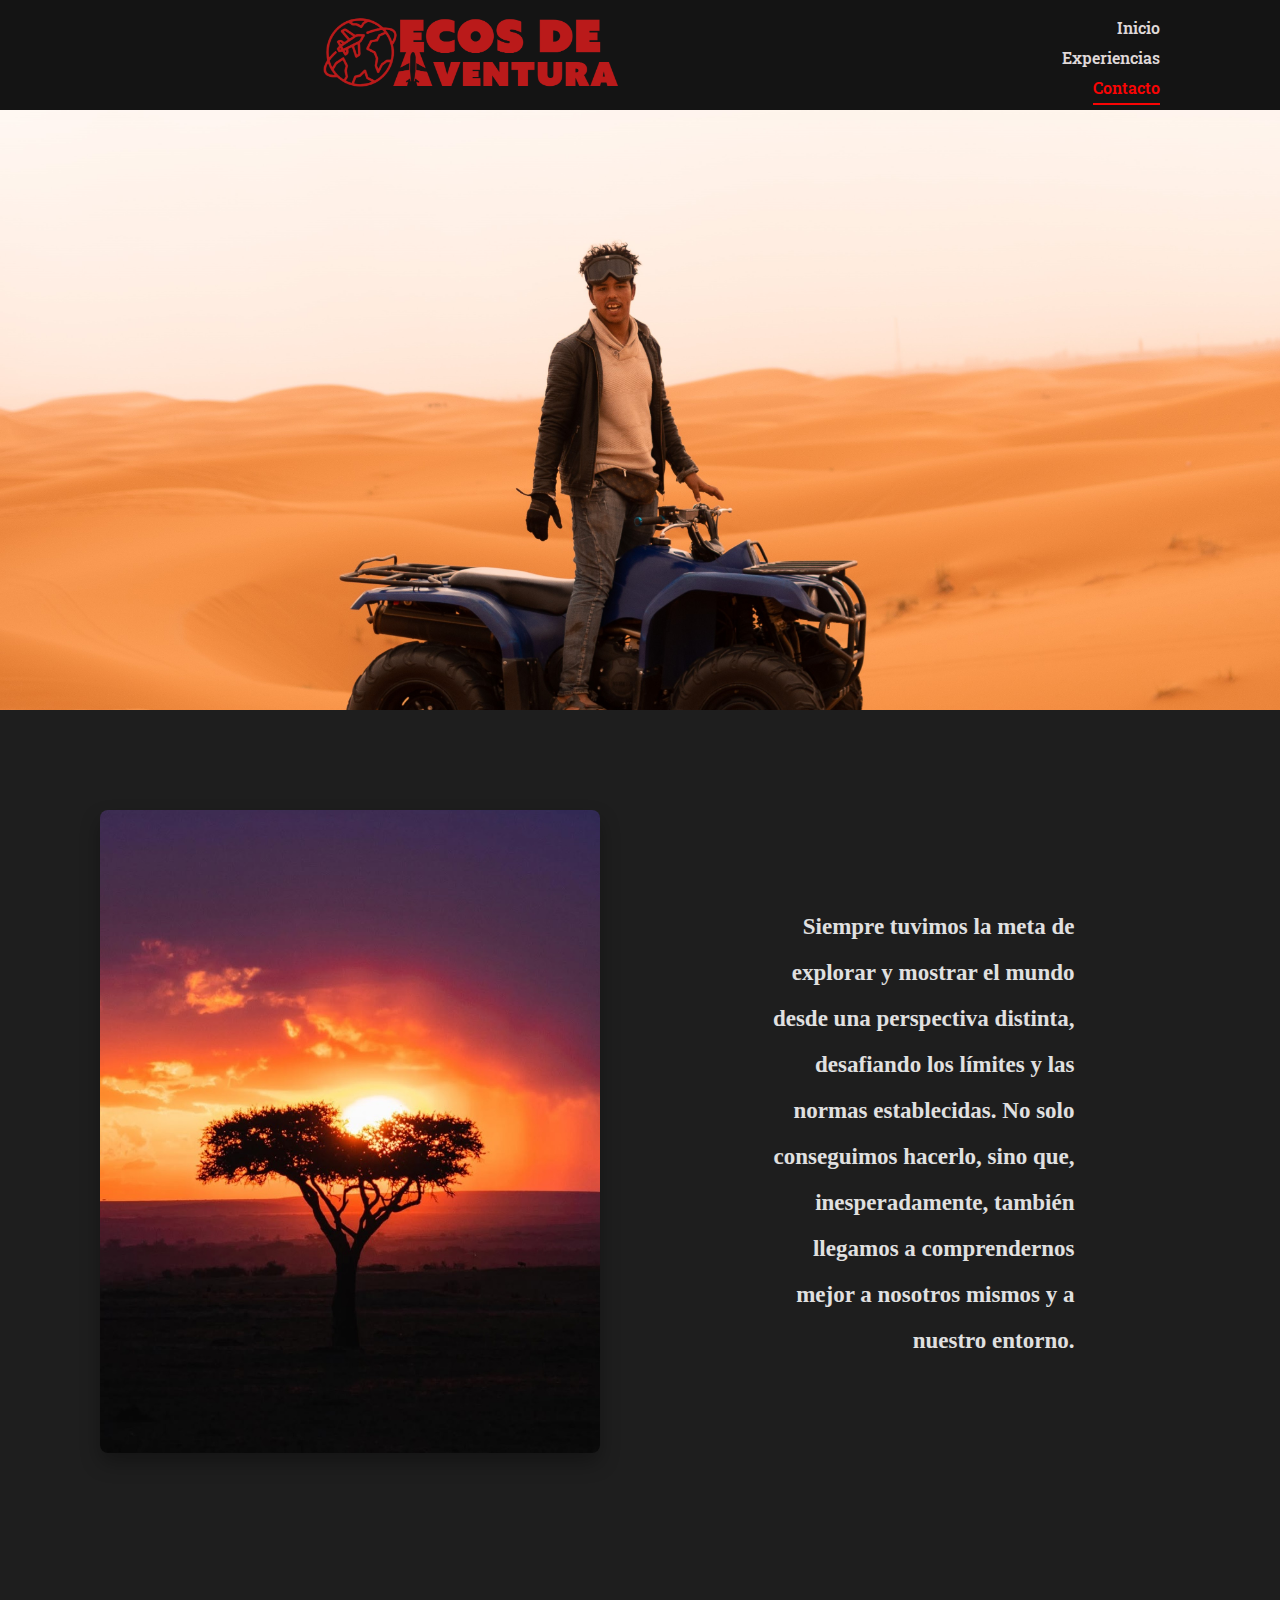
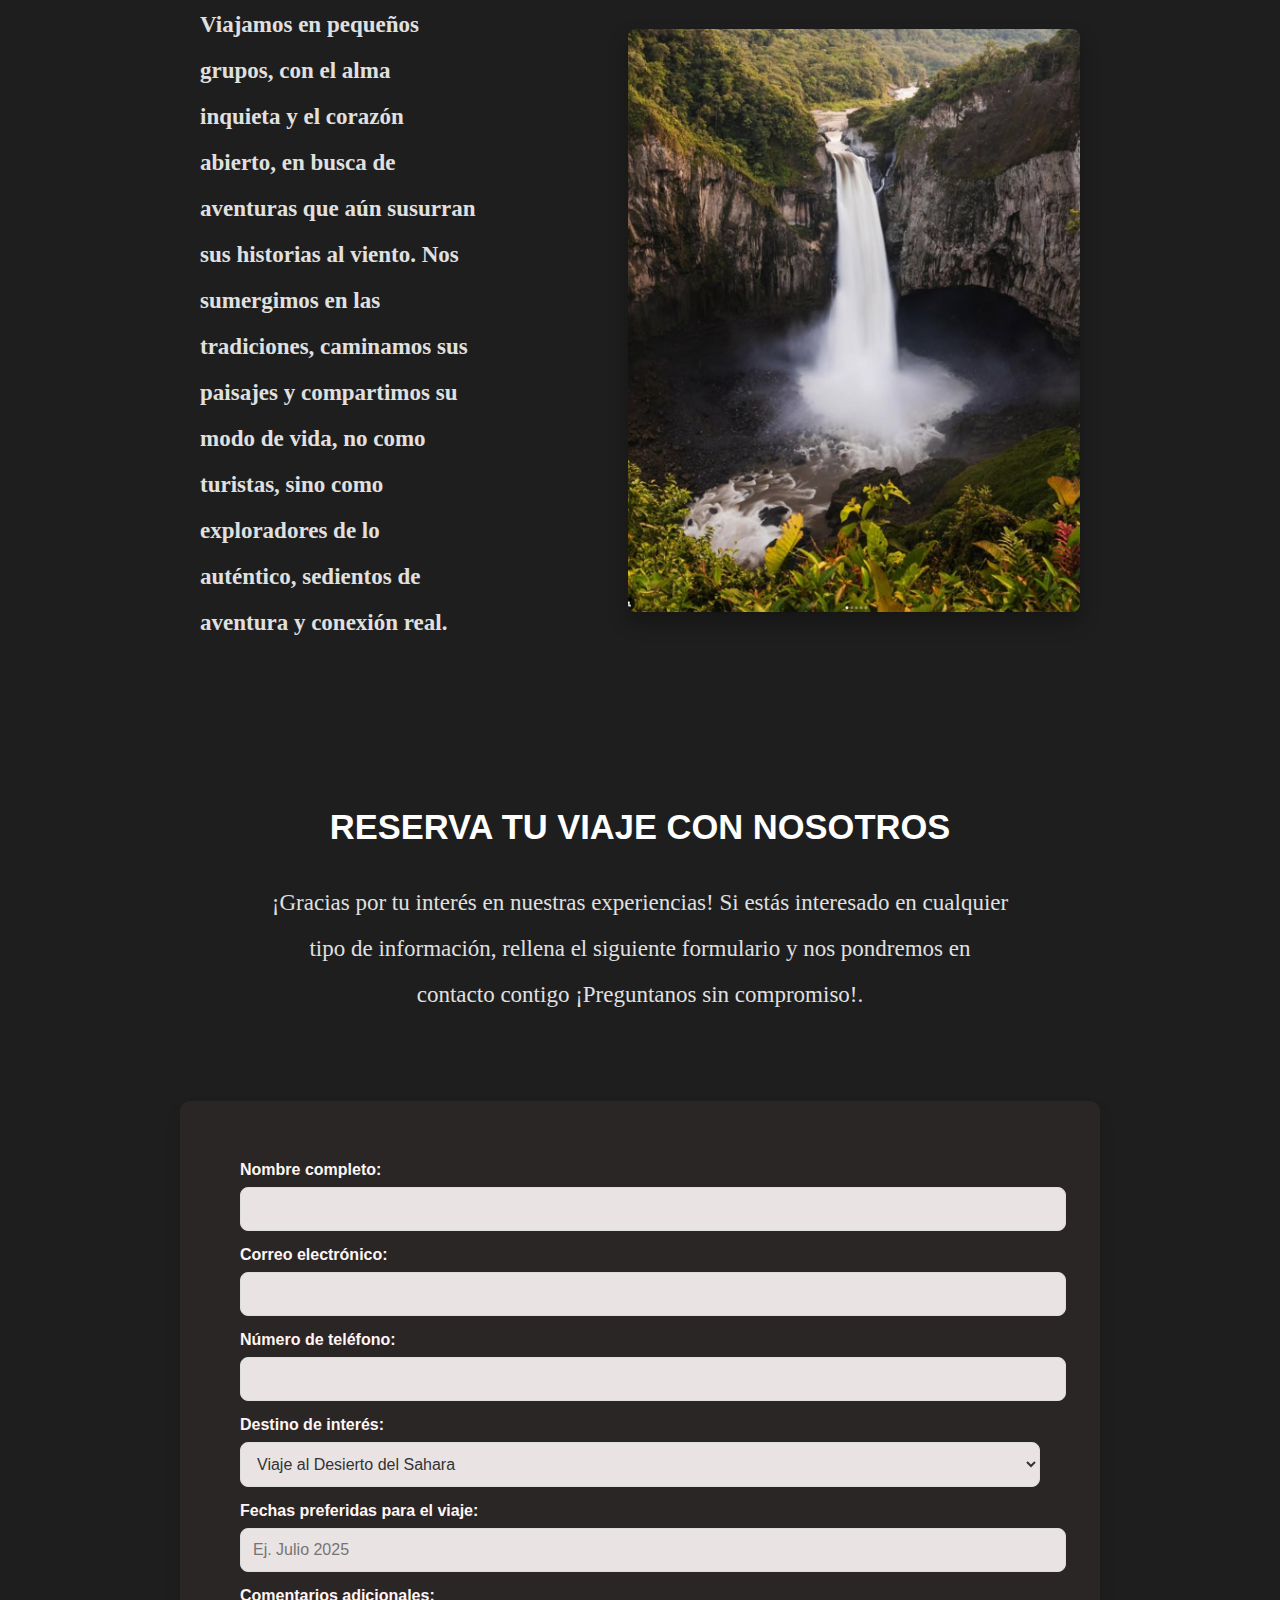
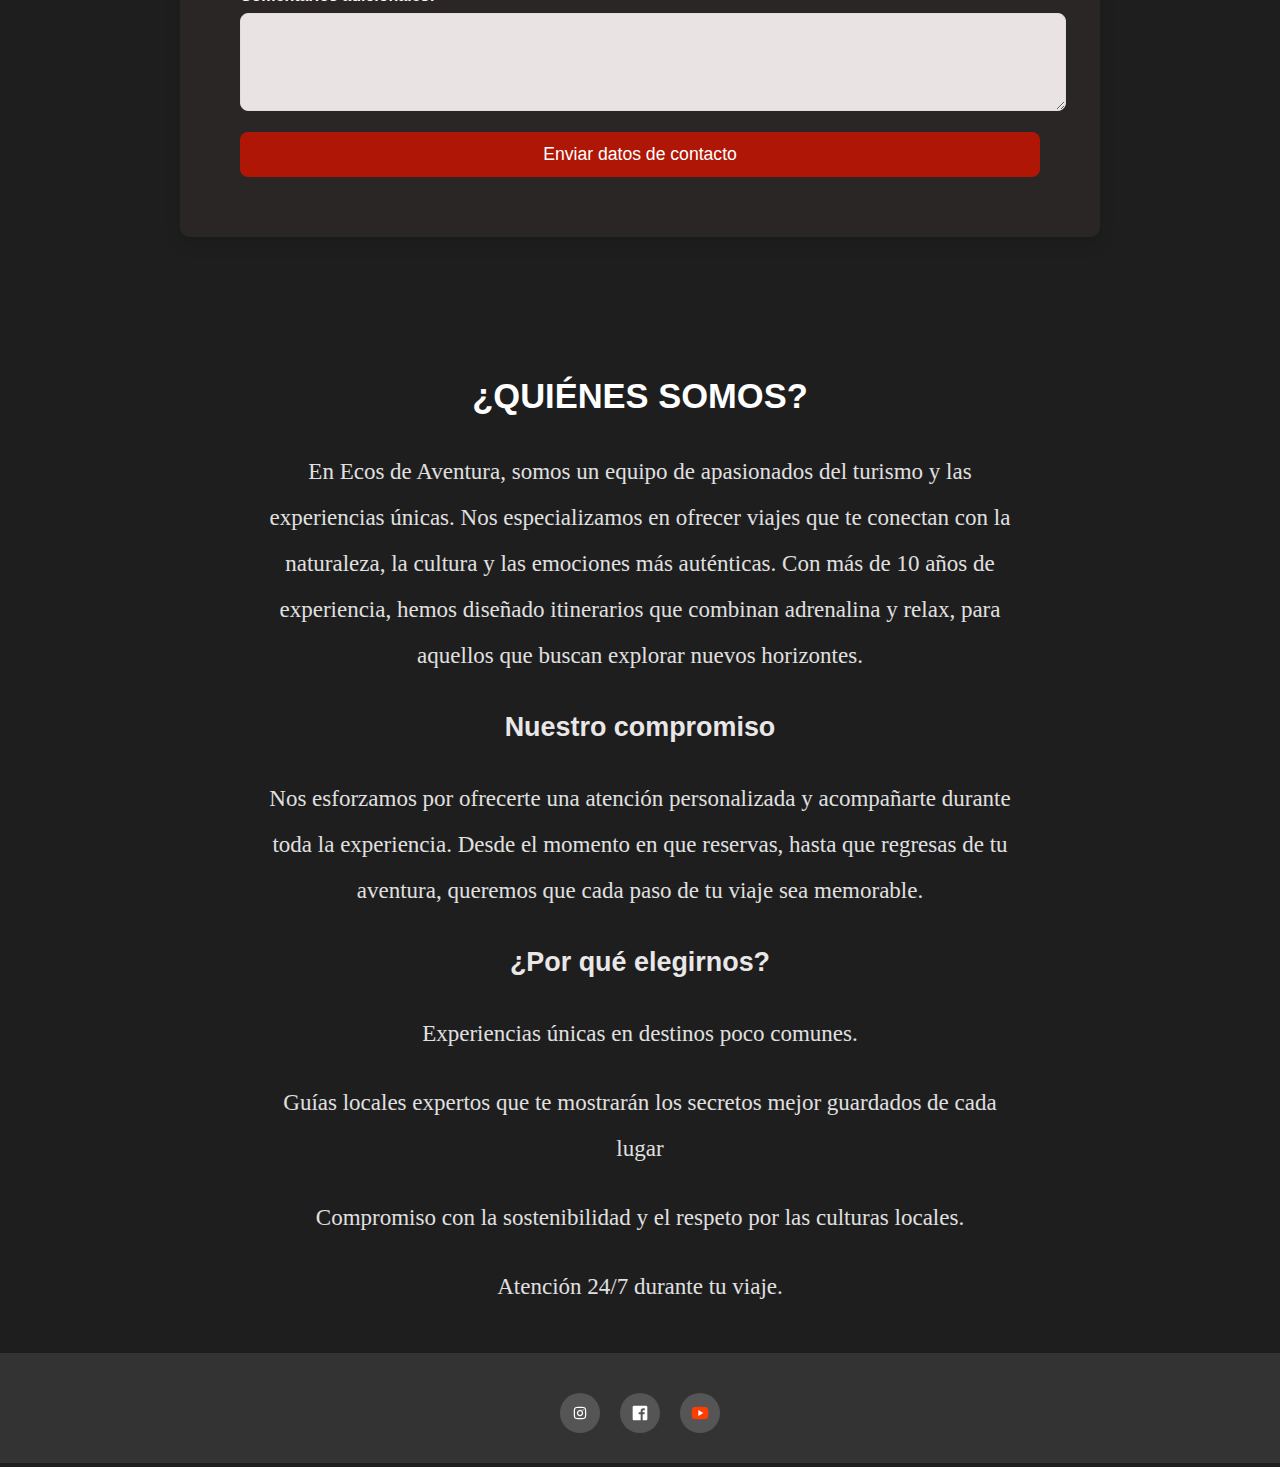
<file: JS/contacto.html>
<!DOCTYPE html>
<html lang="es">
<head>
    <meta charset="UTF-8">
    <meta name="viewport" content="width=device-width, initial-scale=1.0">
    <title>Contacto - Ecos de Aventura</title>
    <link rel="stylesheet" href="styles.css">
    <link href="https://fonts.googleapis.com/css2?family=Roboto+Slab:wght@700&display=swap" rel="stylesheet">
</head>
<body>

<!-- Header -->
<header>
    <div class="logo">
        <img src="Imagenes/LOGO.png" alt="Logo Ecos de aventura">
        
    </div>
    <nav>
        <ul>
            <li><a href="Index.html">Inicio</a></li>
            <li><a href="experiencias.html">Experiencias</a></li>
            <li><a href="contacto.html" class="active">Contacto</a></li>
        </ul>
    </nav>

    
</header>
<div class="banner-container">
        <div class="banner-images">
            <img src="Imagenes/imagen1.jpg" alt="Imagen 1">
            <img src="Imagenes/imagen2.jpg" alt="Imagen 2">
            <img src="Imagenes/imagen3.jpg" alt="Imagen 3">
        </div>
    </div>

<div class="container">
    <div class="image-side">
        <img src="Imagenes/ATARDECER.jpg" alt="Contacto y Reserva">
    </div>
    <div class="text-side">
        <p>Siempre tuvimos la meta de explorar y mostrar el mundo desde una perspectiva distinta, desafiando los límites y las normas establecidas. No solo conseguimos hacerlo, sino que, inesperadamente, también llegamos a comprendernos mejor a nosotros mismos y a nuestro entorno.</p>
    </div>

    <div class="container">
        
    <div class="text-left">
        <p>
            Viajamos en pequeños grupos, con el alma inquieta y el corazón abierto, en busca de aventuras que aún susurran sus historias al viento. Nos sumergimos en las tradiciones, caminamos sus paisajes y compartimos su modo de vida, no como turistas, sino como exploradores de lo auténtico, sedientos de aventura y conexión real.
        </p>
    </div>
    <div class="image-side">
        <img src="Imagenes/viaje.jpg" alt="Viaje cultural auténtico">
    </div>
</div>
</div>


<!-- Sección de Contacto y Reserva -->
<div class="titulo">
    <h2>Reserva tu Viaje con Nosotros</h2>
    <p>¡Gracias por tu interés en nuestras experiencias! Si estás interesado en cualquier tipo de información, rellena el siguiente formulario y nos pondremos en contacto contigo ¡Preguntanos sin compromiso!.</p>

</div>

<section class="section" id="contacto">

    <!-- Formulario de Reserva -->
        <div id="formulario-reserva" class="formulario-reserva">
    <form action="#" method="post" class="contact-form">
        <label for="name">Nombre completo:</label>
        <input type="text" id="name" name="name" required>

        <label for="email">Correo electrónico:</label>
        <input type="email" id="email" name="email" required>

        <label for="phone">Número de teléfono:</label>
        <input type="tel" id="phone" name="phone" required>

        <label for="destination">Destino de interés:</label>
        <select id="destination" name="destination" required>
            <option value="Sahara">Viaje al Desierto del Sahara</option>
            <option value="Canarias">Buceo en la Isla de la Palma</option>
            <option value="Georgia">Esquí en Georgia</option>
            <option value="Castejon">Curso de Parapente en Castejón de Sos</option>
            <option value="Hawaii">Surf en Hawái</option>
            <option value="otro">Otro viaje</option>
        </select>

        <label for="dates">Fechas preferidas para el viaje:</label>
        <input type="text" id="dates" name="dates" placeholder="Ej. Julio 2025" required>

        <label for="message">Comentarios adicionales:</label>
        <textarea id="message" name="message" rows="4"></textarea>

        <button type="submit" class="btn">Enviar datos de contacto</button>
    </form>
</div>
</section>

<!-- Quiénes Somos -->
<div class="titulo" id="quienes-somos">
    <h2>¿Quiénes somos?</h2>
    <p>En Ecos de Aventura, somos un equipo de apasionados del turismo y las experiencias únicas. Nos especializamos en ofrecer viajes que te conectan con la naturaleza, la cultura y las emociones más auténticas. Con más de 10 años de experiencia, hemos diseñado itinerarios que combinan adrenalina y relax, para aquellos que buscan explorar nuevos horizontes.</p>

    <h3>Nuestro compromiso</h3>
    <p>Nos esforzamos por ofrecerte una atención personalizada y acompañarte durante toda la experiencia. Desde el momento en que reservas, hasta que regresas de tu aventura, queremos que cada paso de tu viaje sea memorable.</p>

    <h3>¿Por qué elegirnos?</h3>
    
        <p>Experiencias únicas en destinos poco comunes.</p>
        <p>Guías locales expertos que te mostrarán los secretos mejor guardados de cada lugar</p>
        <p>Compromiso con la sostenibilidad y el respeto por las culturas locales.</p>
        <p>Atención 24/7 durante tu viaje.</p>
    
</div>

<!-- Footer -->
<footer id="contacto">

    <div class="social-icons">
        <a href="#" aria-label="Instagram">
            <svg xmlns="http://www.w3.org/2000/svg" viewBox="0 0 64 64">
                <path d="M 31.820312 12 C 13.439312 12 12 13.439312 12 31.820312 L 12 32.179688 C 12 50.560688 13.439312 52 31.820312 52 L 32.179688 52 C 50.560688 52 52 50.560688 52 32.179688 L 52 32 C 52 13.452 50.548 12 32 12 L 31.820312 12 z M 28 16 L 36 16 C 47.129 16 48 16.871 48 28 L 48 36 C 48 47.129 47.129 48 36 48 L 28 48 C 16.871 48 16 47.129 16 36 L 16 28 C 16 16.871 16.871 16 28 16 z M 41.994141 20 C 40.889141 20.003 39.997 20.900859 40 22.005859 C 40.003 23.110859 40.900859 24.003 42.005859 24 C 43.110859 23.997 44.003 23.099141 44 21.994141 C 43.997 20.889141 43.099141 19.997 41.994141 20 z M 31.976562 22 C 26.454563 22.013 21.987 26.501437 22 32.023438 C 22.013 37.545437 26.501437 42.013 32.023438 42 C 37.545437 41.987 42.013 37.498562 42 31.976562 C 41.987 26.454563 37.498562 21.987 31.976562 22 z M 31.986328 26 C 35.299328 25.992 37.992 28.673328 38 31.986328 C 38.007 35.299328 35.326672 37.992 32.013672 38 C 28.700672 38.008 26.008 35.327672 26 32.013672 C 25.992 28.700672 28.673328 26.008 31.986328 26 z"/>
            </svg>
        </a>
        <a href="#" aria-label="Facebook">
            <svg xmlns="http://www.w3.org/2000/svg" viewBox="0 0 30 30">
                <path d="M24,4H6C4.895,4,4,4.895,4,6v18c0,1.105,0.895,2,2,2h10v-9h-3v-3h3v-1.611C16,9.339,17.486,8,20.021,8 c1.214,0,1.856,0.09,2.16,0.131V11h-1.729C19.376,11,19,11.568,19,12.718V14h3.154l-0.428,3H19v9h5c1.105,0,2-0.895,2-2V6 C26,4.895,25.104,4,24,4z"/>
            </svg>
        </a>
        <a href="#" aria-label="YouTube">
            <svg xmlns="http://www.w3.org/2000/svg" viewBox="0 0 48 48">
                <path fill="#FF3D00" d="M43.2,33.9c-0.4,2.1-2.1,3.7-4.2,4c-3.3,0.5-8.8,1.1-15,1.1c-6.1,0-11.6-0.6-15-1.1c-2.1-0.3-3.8-1.9-4.2-4C4.4,31.6,4,28.2,4,24c0-4.2,0.4-7.6,0.8-9.9c0.4-2.1,2.1-3.7,4.2-4C12.3,9.6,17.8,9,24,9c6.2,0,11.6,0.6,15,1.1c2.1,0.3,3.8,1.9,4.2,4c0.4,2.3,0.9,5.7,0.9,9.9C44,28.2,43.6,31.6,43.2,33.9z"/>
                <path fill="#FFF" d="M20 31L20 17 32 24z"/>
            </svg>
        </a>
    </div>
</footer>

</body>
</html>
</file>
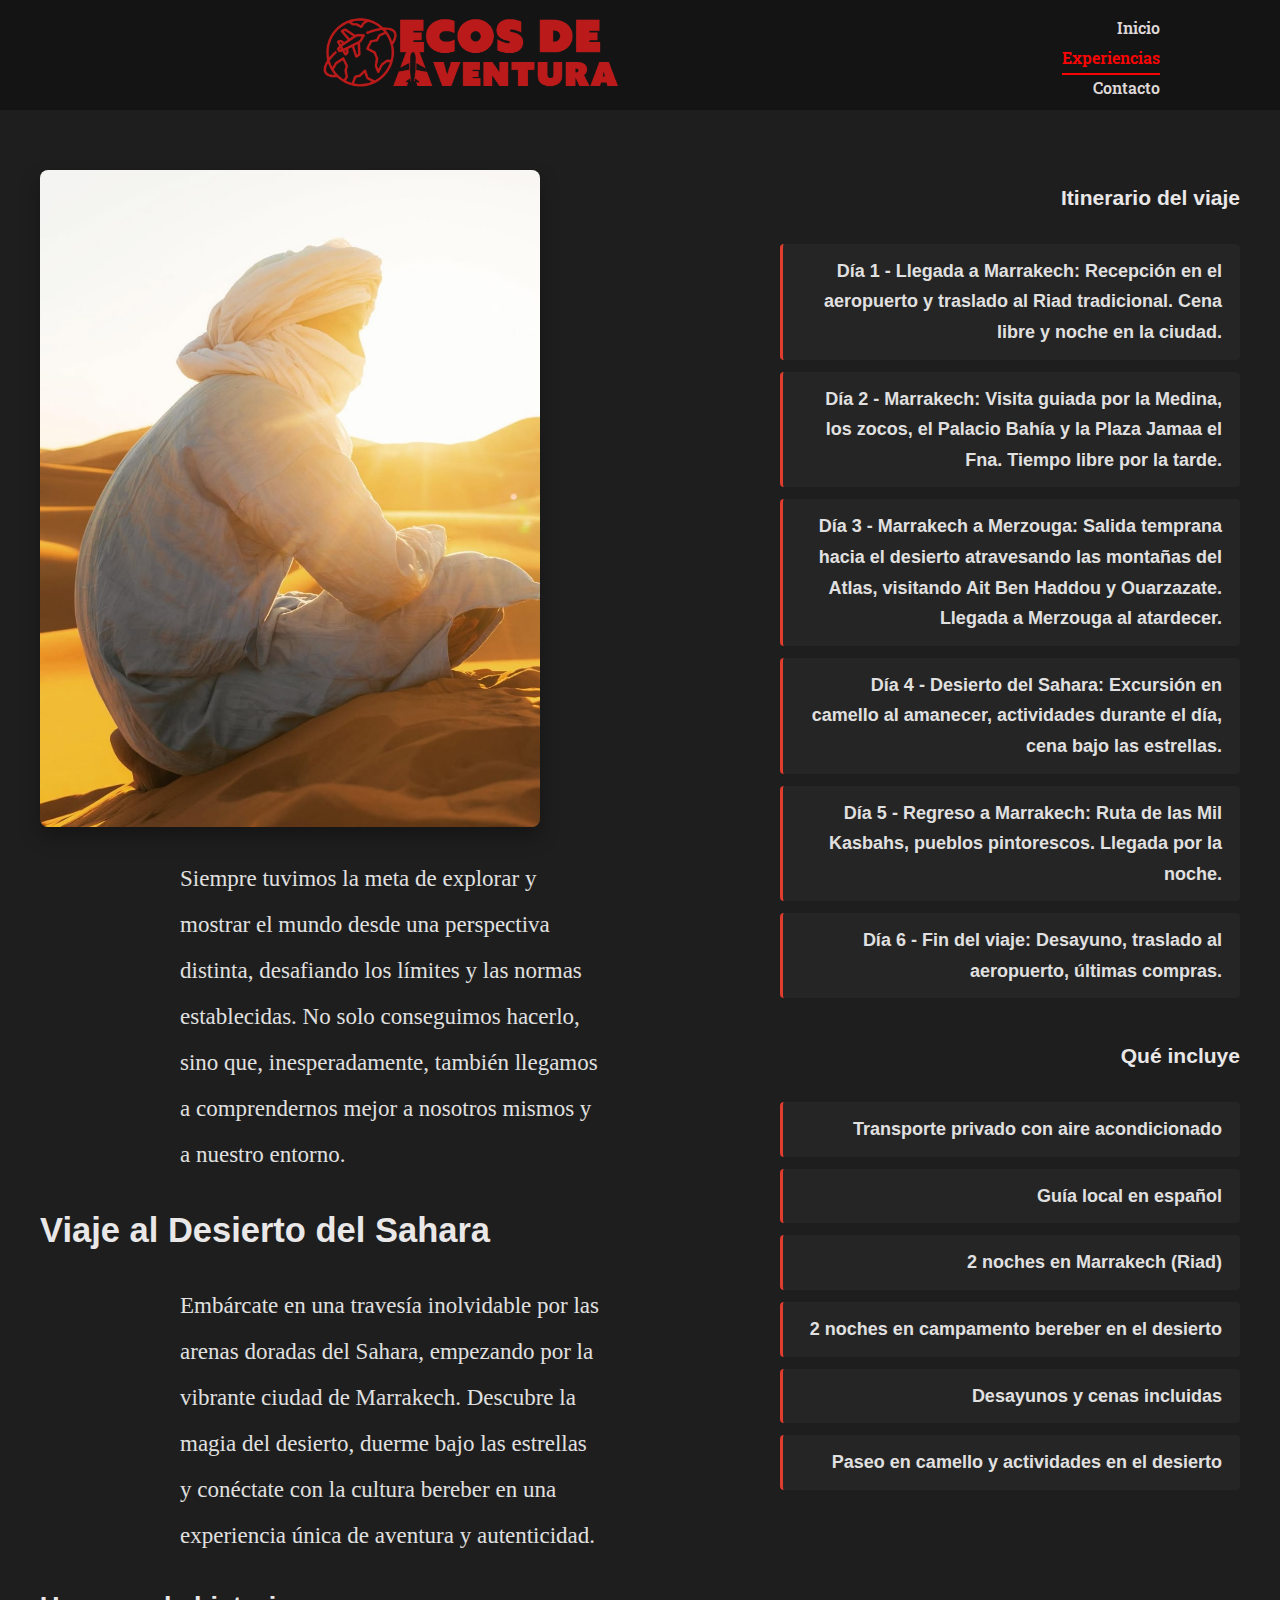
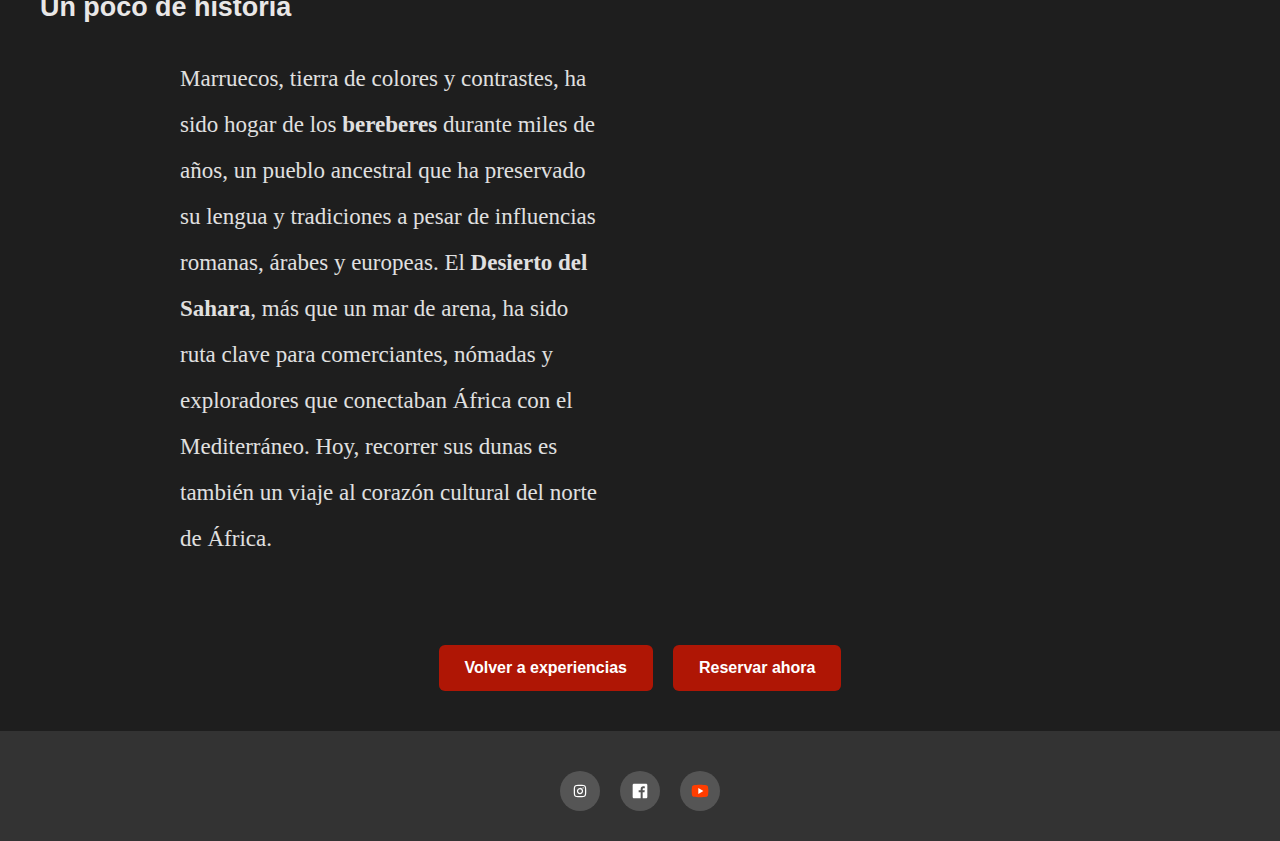
<file: JS/experiencia1.html>
<!DOCTYPE html>
<html lang="es">
<head>
    <meta charset="UTF-8">
    <meta name="viewport" content="width=device-width, initial-scale=1.0">
    <title>Experiencia: Desierto del Sahara</title>
    <link rel="stylesheet" href="styles.css">
    <link href="https://fonts.googleapis.com/css2?family=Roboto+Slab:wght@700&display=swap" rel="stylesheet">
</head>
<body>

<!-- Header -->
<header>
    <div class="logo">
        <img src="Imagenes/LOGO.png" alt="Logo Ecos de aventura">
    </div>
    <nav>
        <ul>
            <li><a href="Index.html">Inicio</a></li>
            <li><a href="experiencias.html" class="active">Experiencias</a></li>
            <li><a href="contacto.html">Contacto</a></li>
        </ul>
    </nav>
</header>


<!-- Detalles de la experiencia -->
<section class="section container">
  <div class="image-side">
    <img src="Imagenes/sahara2.jpg" alt="Viaje al Desierto del Sahara">
    <p>
      Siempre tuvimos la meta de explorar y mostrar el mundo desde una perspectiva distinta, desafiando los límites y las normas establecidas. No solo conseguimos hacerlo, sino que, inesperadamente, también llegamos a comprendernos mejor a nosotros mismos y a nuestro entorno.
    </p>

    <h2>Viaje al Desierto del Sahara</h2>
    <p>
      Embárcate en una travesía inolvidable por las arenas doradas del Sahara, empezando por la vibrante ciudad de Marrakech. Descubre la magia del desierto, duerme bajo las estrellas y conéctate con la cultura bereber en una experiencia única de aventura y autenticidad.
    </p>
    <h3>Un poco de historia</h3>
      <p>
        Marruecos, tierra de colores y contrastes, ha sido hogar de los <strong>bereberes</strong> durante miles de años, un pueblo ancestral que ha preservado su lengua y tradiciones a pesar de influencias romanas, árabes y europeas. El <strong>Desierto del Sahara</strong>, más que un mar de arena, ha sido ruta clave para comerciantes, nómadas y exploradores que conectaban África con el Mediterráneo. Hoy, recorrer sus dunas es también un viaje al corazón cultural del norte de África.
      </p>

  </div>
  
  <div class="text-side">
    

    <h3>Itinerario del viaje</h3>
    <ul class="travel-list">
      <li><strong>Día 1 - Llegada a Marrakech:</strong> Recepción en el aeropuerto y traslado al Riad tradicional. Cena libre y noche en la ciudad.</li>
      <li><strong>Día 2 - Marrakech:</strong> Visita guiada por la Medina, los zocos, el Palacio Bahía y la Plaza Jamaa el Fna. Tiempo libre por la tarde.</li>
      <li><strong>Día 3 - Marrakech a Merzouga:</strong> Salida temprana hacia el desierto atravesando las montañas del Atlas, visitando Ait Ben Haddou y Ouarzazate. Llegada a Merzouga al atardecer.</li>
      <li><strong>Día 4 - Desierto del Sahara:</strong> Excursión en camello al amanecer, actividades durante el día, cena bajo las estrellas.</li>
      <li><strong>Día 5 - Regreso a Marrakech:</strong> Ruta de las Mil Kasbahs, pueblos pintorescos. Llegada por la noche.</li>
      <li><strong>Día 6 - Fin del viaje:</strong> Desayuno, traslado al aeropuerto, últimas compras.</li>
    </ul>

    <h3>Qué incluye</h3>
    <ul class="travel-list">
      <li>Transporte privado con aire acondicionado</li>
      <li>Guía local en español</li>
      <li>2 noches en Marrakech (Riad)</li>
      <li>2 noches en campamento bereber en el desierto</li>
      <li>Desayunos y cenas incluidas</li>
      <li>Paseo en camello y actividades en el desierto</li>
    </ul>

  </div>
  
</section>

<div class="experience_buttons">
      <a href="experiencias.html" class="btn">Volver a experiencias</a>
      <a href="#formulario-reserva" class="btn" id="mostrarFormulario">Reservar ahora</a>
</div>
<div id="formulario-reserva" class="formulario-reserva oculto">
    <form action="#" method="post" class="contact-form">
        <label for="name">Nombre completo:</label>
        <input type="text" id="name" name="name" required>

        <label for="email">Correo electrónico:</label>
        <input type="email" id="email" name="email" required>

        <label for="phone">Número de teléfono:</label>
        <input type="tel" id="phone" name="phone" required>

        <label for="destination">Destino de interés:</label>
        <select id="destination" name="destination" required>
            <option value="Sahara">Viaje al Desierto del Sahara</option>
            <option value="Canarias">Buceo en la Isla de la Palma</option>
            <option value="Georgia">Esquí en Georgia</option>
            <option value="Castejon">Curso de Parapente en Castejón de Sos</option>
            <option value="Hawaii">Surf en Hawái</option>
            <option value="otro">Otro viaje</option>
        </select>

        <label for="dates">Fechas preferidas para el viaje:</label>
        <input type="text" id="dates" name="dates" placeholder="Ej. Julio 2025" required>

        <label for="message">Comentarios adicionales:</label>
        <textarea id="message" name="message" rows="4"></textarea>

        <button type="submit" class="btn">Enviar datos de contacto</button>
    </form>
</div>

</div>


<!-- Footer -->
<footer id="contacto">

    <div class="social-icons">
        <a href="#" aria-label="Instagram">
            <svg xmlns="http://www.w3.org/2000/svg" viewBox="0 0 64 64">
                <path d="M 31.820312 12 C 13.439312 12 12 13.439312 12 31.820312 L 12 32.179688 C 12 50.560688 13.439312 52 31.820312 52 L 32.179688 52 C 50.560688 52 52 50.560688 52 32.179688 L 52 32 C 52 13.452 50.548 12 32 12 L 31.820312 12 z M 28 16 L 36 16 C 47.129 16 48 16.871 48 28 L 48 36 C 48 47.129 47.129 48 36 48 L 28 48 C 16.871 48 16 47.129 16 36 L 16 28 C 16 16.871 16.871 16 28 16 z M 41.994141 20 C 40.889141 20.003 39.997 20.900859 40 22.005859 C 40.003 23.110859 40.900859 24.003 42.005859 24 C 43.110859 23.997 44.003 23.099141 44 21.994141 C 43.997 20.889141 43.099141 19.997 41.994141 20 z M 31.976562 22 C 26.454563 22.013 21.987 26.501437 22 32.023438 C 22.013 37.545437 26.501437 42.013 32.023438 42 C 37.545437 41.987 42.013 37.498562 42 31.976562 C 41.987 26.454563 37.498562 21.987 31.976562 22 z M 31.986328 26 C 35.299328 25.992 37.992 28.673328 38 31.986328 C 38.007 35.299328 35.326672 37.992 32.013672 38 C 28.700672 38.008 26.008 35.327672 26 32.013672 C 25.992 28.700672 28.673328 26.008 31.986328 26 z"/>
            </svg>
        </a>
        <a href="#" aria-label="Facebook">
            <svg xmlns="http://www.w3.org/2000/svg" viewBox="0 0 30 30">
                <path d="M24,4H6C4.895,4,4,4.895,4,6v18c0,1.105,0.895,2,2,2h10v-9h-3v-3h3v-1.611C16,9.339,17.486,8,20.021,8 c1.214,0,1.856,0.09,2.16,0.131V11h-1.729C19.376,11,19,11.568,19,12.718V14h3.154l-0.428,3H19v9h5c1.105,0,2-0.895,2-2V6 C26,4.895,25.104,4,24,4z"/>
            </svg>
        </a>
        <a href="#" aria-label="YouTube">
            <svg xmlns="http://www.w3.org/2000/svg" viewBox="0 0 48 48">
                <path fill="#FF3D00" d="M43.2,33.9c-0.4,2.1-2.1,3.7-4.2,4c-3.3,0.5-8.8,1.1-15,1.1c-6.1,0-11.6-0.6-15-1.1c-2.1-0.3-3.8-1.9-4.2-4C4.4,31.6,4,28.2,4,24c0-4.2,0.4-7.6,0.8-9.9c0.4-2.1,2.1-3.7,4.2-4C12.3,9.6,17.8,9,24,9c6.2,0,11.6,0.6,15,1.1c2.1,0.3,3.8,1.9,4.2,4c0.4,2.3,0.9,5.7,0.9,9.9C44,28.2,43.6,31.6,43.2,33.9z"/>
                <path fill="#FFF" d="M20 31L20 17 32 24z"/>
            </svg>
        </a>
    </div>
</footer>

<script>
  document.getElementById("mostrarFormulario").addEventListener("click", function (e) {
    e.preventDefault(); // Evita el salto directo con #
    document.getElementById("formulario-reserva").style.display = "block";
    document.getElementById("formulario-reserva").scrollIntoView({ behavior: "smooth" });
  });
</script>

</body>
</html>
</file>
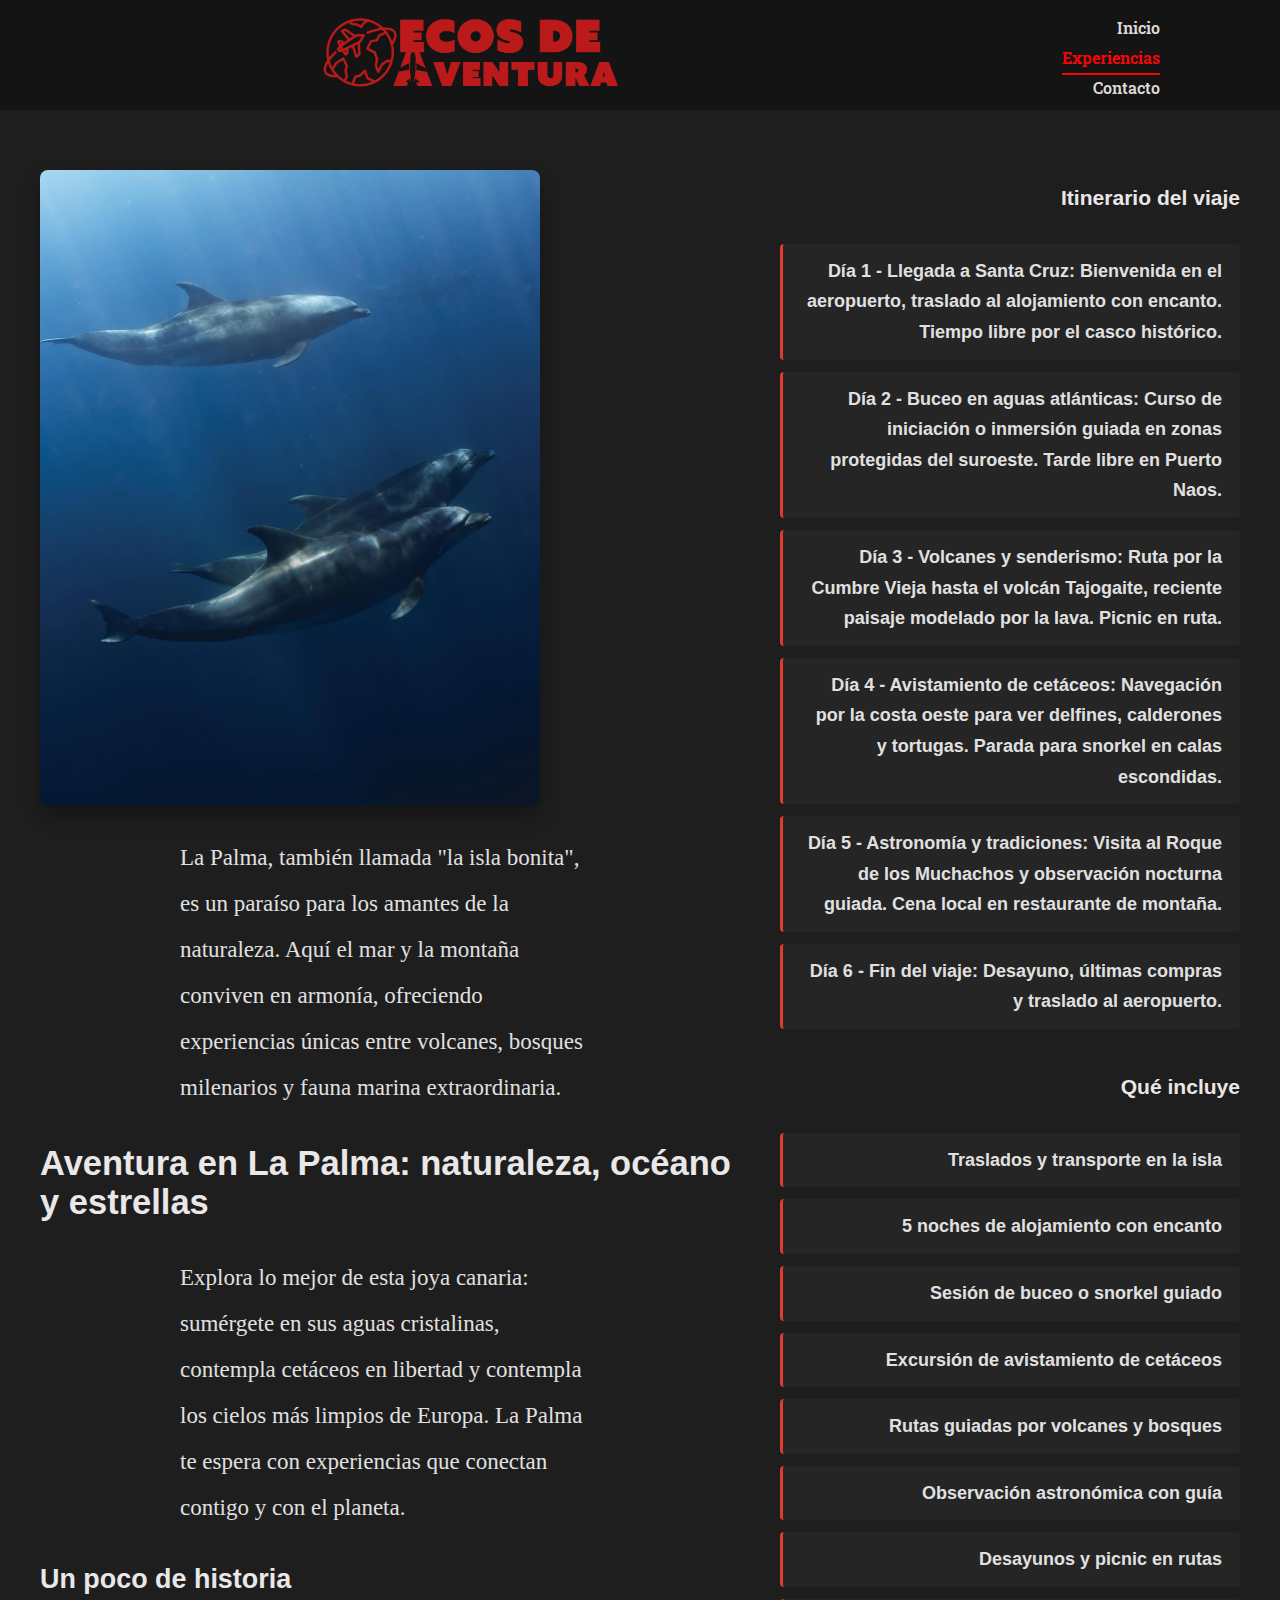
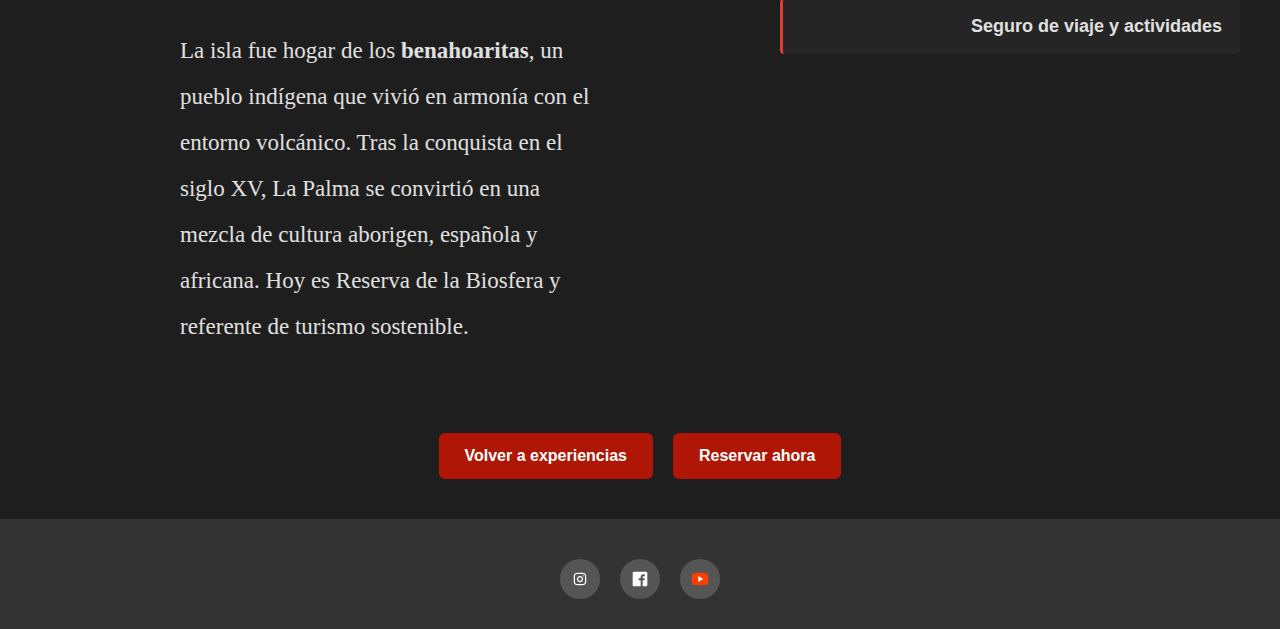
<file: JS/experiencia2.html>
<!DOCTYPE html>
<html lang="es">
<head>
  <meta charset="UTF-8" />
  <meta name="viewport" content="width=device-width, initial-scale=1.0"/>
  <title>Experiencia: Islas Canarias - La Palma</title>
  <link rel="stylesheet" href="styles.css"/>
  <link href="https://fonts.googleapis.com/css2?family=Roboto+Slab:wght@700&display=swap" rel="stylesheet"/>
</head>
<body>

<!-- Header -->
<header>
  <div class="logo">
    <img src="Imagenes/LOGO.png" alt="Logo Ecos de aventura" />
  </div>
  <nav>
    <ul>
      <li><a href="Index.html">Inicio</a></li>
      <li><a href="experiencias.html" class="active">Experiencias</a></li>
      <li><a href="contacto.html">Contacto</a></li>
    </ul>
  </nav>
</header>

<!-- Detalles de la experiencia -->
<section class="section container">
  <div class="image-side">
    <img src="Imagenes/lapalma.jpg" alt="Viaje a La Palma, Islas Canarias" />
    <p>
      La Palma, también llamada "la isla bonita", es un paraíso para los amantes de la naturaleza. Aquí el mar y la montaña conviven en armonía, ofreciendo experiencias únicas entre volcanes, bosques milenarios y fauna marina extraordinaria.
    </p>

    <h2>Aventura en La Palma: naturaleza, océano y estrellas</h2>
    <p>
      Explora lo mejor de esta joya canaria: sumérgete en sus aguas cristalinas, contempla cetáceos en libertad y contempla los cielos más limpios de Europa. La Palma te espera con experiencias que conectan contigo y con el planeta.
    </p>
    <h3>Un poco de historia</h3>
    <p>
      La isla fue hogar de los <strong>benahoaritas</strong>, un pueblo indígena que vivió en armonía con el entorno volcánico. Tras la conquista en el siglo XV, La Palma se convirtió en una mezcla de cultura aborigen, española y africana. Hoy es Reserva de la Biosfera y referente de turismo sostenible.
    </p>
  </div>

  <div class="text-side">

    

    <h3>Itinerario del viaje</h3>
    <ul class="travel-list">
      <li><strong>Día 1 - Llegada a Santa Cruz:</strong> Bienvenida en el aeropuerto, traslado al alojamiento con encanto. Tiempo libre por el casco histórico.</li>
      <li><strong>Día 2 - Buceo en aguas atlánticas:</strong> Curso de iniciación o inmersión guiada en zonas protegidas del suroeste. Tarde libre en Puerto Naos.</li>
      <li><strong>Día 3 - Volcanes y senderismo:</strong> Ruta por la Cumbre Vieja hasta el volcán Tajogaite, reciente paisaje modelado por la lava. Picnic en ruta.</li>
      <li><strong>Día 4 - Avistamiento de cetáceos:</strong> Navegación por la costa oeste para ver delfines, calderones y tortugas. Parada para snorkel en calas escondidas.</li>
      <li><strong>Día 5 - Astronomía y tradiciones:</strong> Visita al Roque de los Muchachos y observación nocturna guiada. Cena local en restaurante de montaña.</li>
      <li><strong>Día 6 - Fin del viaje:</strong> Desayuno, últimas compras y traslado al aeropuerto.</li>
    </ul>

    <h3>Qué incluye</h3>
    <ul class="travel-list">
      <li>Traslados y transporte en la isla</li>
      <li>5 noches de alojamiento con encanto</li>
      <li>Sesión de buceo o snorkel guiado</li>
      <li>Excursión de avistamiento de cetáceos</li>
      <li>Rutas guiadas por volcanes y bosques</li>
      <li>Observación astronómica con guía</li>
      <li>Desayunos y picnic en rutas</li>
      <li>Seguro de viaje y actividades</li>
    </ul>

  </div>
</section>

<div class="experience_buttons">
      <a href="experiencias.html" class="btn">Volver a experiencias</a>
      <a href="#formulario-reserva" class="btn" id="mostrarFormulario">Reservar ahora</a>
</div>
<div id="formulario-reserva" class="formulario-reserva oculto">
    <form action="#" method="post" class="contact-form">
        <label for="name">Nombre completo:</label>
        <input type="text" id="name" name="name" required>

        <label for="email">Correo electrónico:</label>
        <input type="email" id="email" name="email" required>

        <label for="phone">Número de teléfono:</label>
        <input type="tel" id="phone" name="phone" required>

        <label for="destination">Destino de interés:</label>
        <select id="destination" name="destination" required>
            <option value="Sahara">Viaje al Desierto del Sahara</option>
            <option value="Canarias">Buceo en la Isla de la Palma</option>
            <option value="Georgia">Esquí en Georgia</option>
            <option value="Castejon">Curso de Parapente en Castejón de Sos</option>
            <option value="Hawaii">Surf en Hawái</option>
            <option value="otro">Otro viaje</option>
        </select>

        <label for="dates">Fechas preferidas para el viaje:</label>
        <input type="text" id="dates" name="dates" placeholder="Ej. Julio 2025" required>

        <label for="message">Comentarios adicionales:</label>
        <textarea id="message" name="message" rows="4"></textarea>

        <button type="submit" class="btn">Enviar datos de contacto</button>
    </form>
</div>

</div>


<!-- Footer -->
<footer id="contacto">

    <div class="social-icons">
        <a href="#" aria-label="Instagram">
            <svg xmlns="http://www.w3.org/2000/svg" viewBox="0 0 64 64">
                <path d="M 31.820312 12 C 13.439312 12 12 13.439312 12 31.820312 L 12 32.179688 C 12 50.560688 13.439312 52 31.820312 52 L 32.179688 52 C 50.560688 52 52 50.560688 52 32.179688 L 52 32 C 52 13.452 50.548 12 32 12 L 31.820312 12 z M 28 16 L 36 16 C 47.129 16 48 16.871 48 28 L 48 36 C 48 47.129 47.129 48 36 48 L 28 48 C 16.871 48 16 47.129 16 36 L 16 28 C 16 16.871 16.871 16 28 16 z M 41.994141 20 C 40.889141 20.003 39.997 20.900859 40 22.005859 C 40.003 23.110859 40.900859 24.003 42.005859 24 C 43.110859 23.997 44.003 23.099141 44 21.994141 C 43.997 20.889141 43.099141 19.997 41.994141 20 z M 31.976562 22 C 26.454563 22.013 21.987 26.501437 22 32.023438 C 22.013 37.545437 26.501437 42.013 32.023438 42 C 37.545437 41.987 42.013 37.498562 42 31.976562 C 41.987 26.454563 37.498562 21.987 31.976562 22 z M 31.986328 26 C 35.299328 25.992 37.992 28.673328 38 31.986328 C 38.007 35.299328 35.326672 37.992 32.013672 38 C 28.700672 38.008 26.008 35.327672 26 32.013672 C 25.992 28.700672 28.673328 26.008 31.986328 26 z"/>
            </svg>
        </a>
        <a href="#" aria-label="Facebook">
            <svg xmlns="http://www.w3.org/2000/svg" viewBox="0 0 30 30">
                <path d="M24,4H6C4.895,4,4,4.895,4,6v18c0,1.105,0.895,2,2,2h10v-9h-3v-3h3v-1.611C16,9.339,17.486,8,20.021,8 c1.214,0,1.856,0.09,2.16,0.131V11h-1.729C19.376,11,19,11.568,19,12.718V14h3.154l-0.428,3H19v9h5c1.105,0,2-0.895,2-2V6 C26,4.895,25.104,4,24,4z"/>
            </svg>
        </a>
        <a href="#" aria-label="YouTube">
            <svg xmlns="http://www.w3.org/2000/svg" viewBox="0 0 48 48">
                <path fill="#FF3D00" d="M43.2,33.9c-0.4,2.1-2.1,3.7-4.2,4c-3.3,0.5-8.8,1.1-15,1.1c-6.1,0-11.6-0.6-15-1.1c-2.1-0.3-3.8-1.9-4.2-4C4.4,31.6,4,28.2,4,24c0-4.2,0.4-7.6,0.8-9.9c0.4-2.1,2.1-3.7,4.2-4C12.3,9.6,17.8,9,24,9c6.2,0,11.6,0.6,15,1.1c2.1,0.3,3.8,1.9,4.2,4c0.4,2.3,0.9,5.7,0.9,9.9C44,28.2,43.6,31.6,43.2,33.9z"/>
                <path fill="#FFF" d="M20 31L20 17 32 24z"/>
            </svg>
        </a>
    </div>
</footer>

<script>
  document.getElementById("mostrarFormulario").addEventListener("click", function (e) {
    e.preventDefault(); // Evita el salto directo con #
    document.getElementById("formulario-reserva").style.display = "block";
    document.getElementById("formulario-reserva").scrollIntoView({ behavior: "smooth" });
  });
</script>

</body>
</html>
</file>
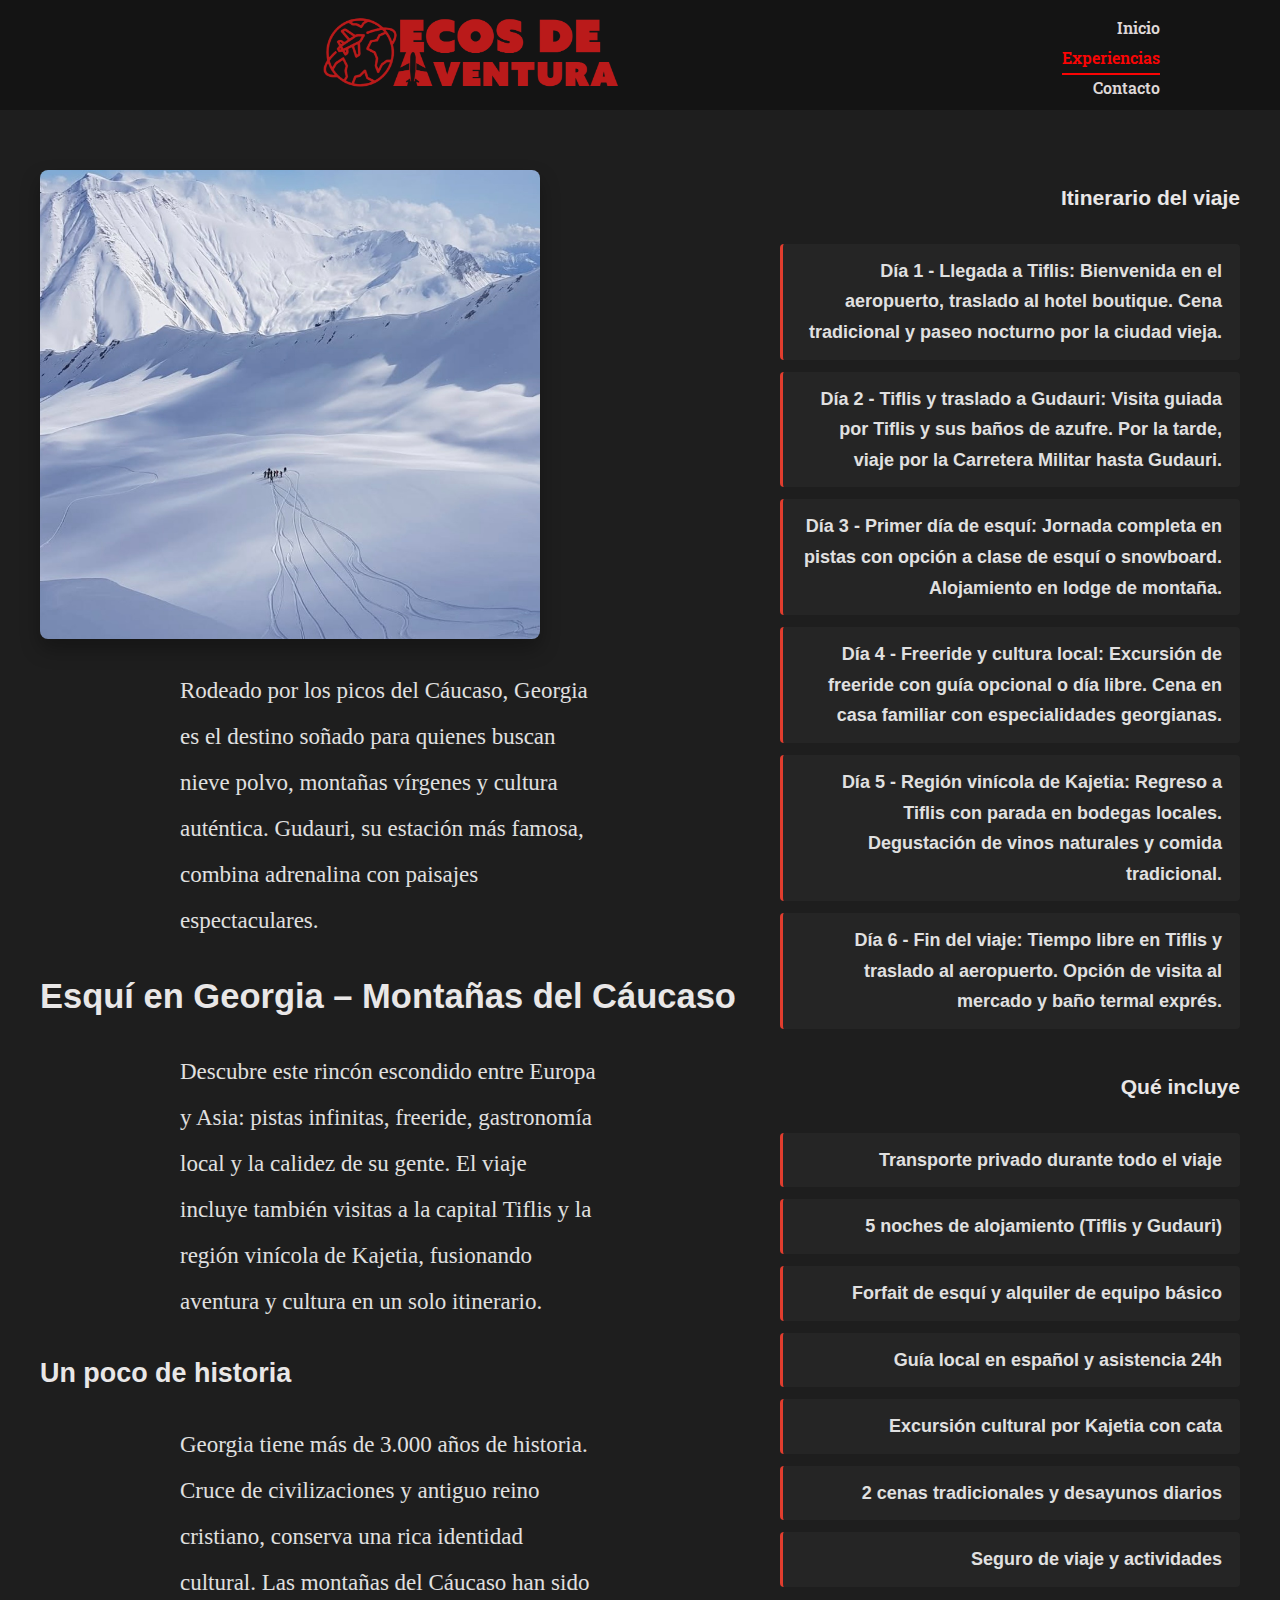
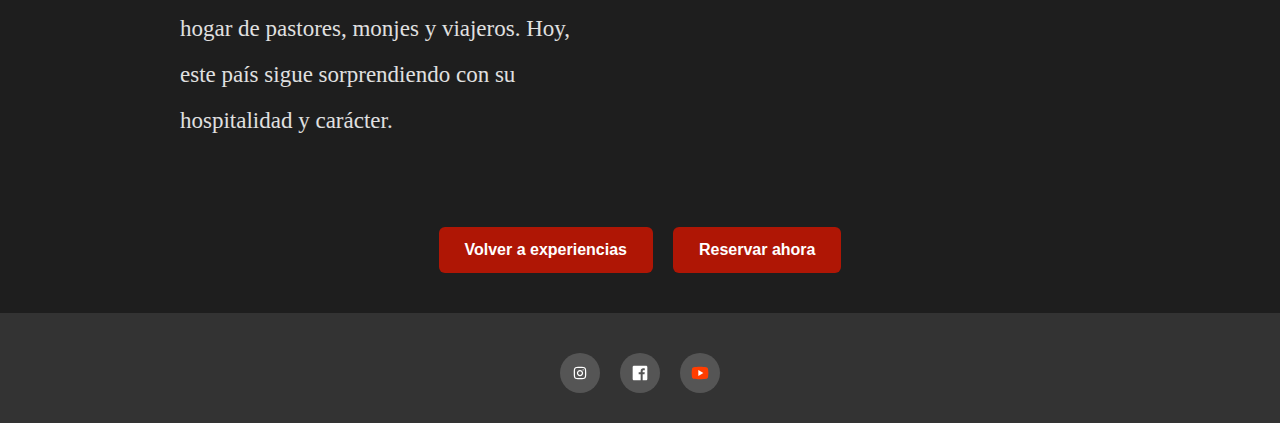
<file: JS/experiencia3.html>
<!DOCTYPE html>
<html lang="es">
<head>
  <meta charset="UTF-8" />
  <meta name="viewport" content="width=device-width, initial-scale=1.0"/>
  <title>Experiencia: Esquí en Georgia – Montañas del Cáucaso</title>
  <link rel="stylesheet" href="styles.css"/>
  <link href="https://fonts.googleapis.com/css2?family=Roboto+Slab:wght@700&display=swap" rel="stylesheet"/>
</head>
<body>

<!-- Header -->
<header>
  <div class="logo">
    <img src="Imagenes/LOGO.png" alt="Logo Ecos de aventura" />
  </div>
  <nav>
    <ul>
      <li><a href="Index.html">Inicio</a></li>
      <li><a href="experiencias.html" class="active">Experiencias</a></li>
      <li><a href="contacto.html">Contacto</a></li>
    </ul>
  </nav>
</header>

<!-- Detalles de la experiencia -->
<section class="section container">
  <div class="image-side">
    <img src="Imagenes/gudauri.jpg" alt="Esquí en Gudauri, Georgia" />
    <p>
      Rodeado por los picos del Cáucaso, Georgia es el destino soñado para quienes buscan nieve polvo, montañas vírgenes y cultura auténtica. Gudauri, su estación más famosa, combina adrenalina con paisajes espectaculares.
    </p>

    <h2>Esquí en Georgia – Montañas del Cáucaso</h2>
    <p>
      Descubre este rincón escondido entre Europa y Asia: pistas infinitas, freeride, gastronomía local y la calidez de su gente. El viaje incluye también visitas a la capital Tiflis y la región vinícola de Kajetia, fusionando aventura y cultura en un solo itinerario.
    </p>
    <h3>Un poco de historia</h3>
    <p>
      Georgia tiene más de 3.000 años de historia. Cruce de civilizaciones y antiguo reino cristiano, conserva una rica identidad cultural. Las montañas del Cáucaso han sido hogar de pastores, monjes y viajeros. Hoy, este país sigue sorprendiendo con su hospitalidad y carácter.
    </p>
  </div>

  <div class="text-side">

    <h3>Itinerario del viaje</h3>
    <ul class="travel-list">
      <li><strong>Día 1 - Llegada a Tiflis:</strong> Bienvenida en el aeropuerto, traslado al hotel boutique. Cena tradicional y paseo nocturno por la ciudad vieja.</li>
      <li><strong>Día 2 - Tiflis y traslado a Gudauri:</strong> Visita guiada por Tiflis y sus baños de azufre. Por la tarde, viaje por la Carretera Militar hasta Gudauri.</li>
      <li><strong>Día 3 - Primer día de esquí:</strong> Jornada completa en pistas con opción a clase de esquí o snowboard. Alojamiento en lodge de montaña.</li>
      <li><strong>Día 4 - Freeride y cultura local:</strong> Excursión de freeride con guía opcional o día libre. Cena en casa familiar con especialidades georgianas.</li>
      <li><strong>Día 5 - Región vinícola de Kajetia:</strong> Regreso a Tiflis con parada en bodegas locales. Degustación de vinos naturales y comida tradicional.</li>
      <li><strong>Día 6 - Fin del viaje:</strong> Tiempo libre en Tiflis y traslado al aeropuerto. Opción de visita al mercado y baño termal exprés.</li>
    </ul>

    <h3>Qué incluye</h3>
    <ul class="travel-list">
      <li>Transporte privado durante todo el viaje</li>
      <li>5 noches de alojamiento (Tiflis y Gudauri)</li>
      <li>Forfait de esquí y alquiler de equipo básico</li>
      <li>Guía local en español y asistencia 24h</li>
      <li>Excursión cultural por Kajetia con cata</li>
      <li>2 cenas tradicionales y desayunos diarios</li>
      <li>Seguro de viaje y actividades</li>
    </ul>

  </div>
</section>

<div class="experience_buttons">
      <a href="experiencias.html" class="btn">Volver a experiencias</a>
      <a href="#formulario-reserva" class="btn" id="mostrarFormulario">Reservar ahora</a>
</div>
<div id="formulario-reserva" class="formulario-reserva oculto">
    <form action="#" method="post" class="contact-form">
        <label for="name">Nombre completo:</label>
        <input type="text" id="name" name="name" required>

        <label for="email">Correo electrónico:</label>
        <input type="email" id="email" name="email" required>

        <label for="phone">Número de teléfono:</label>
        <input type="tel" id="phone" name="phone" required>

        <label for="destination">Destino de interés:</label>
        <select id="destination" name="destination" required>
            <option value="Sahara">Viaje al Desierto del Sahara</option>
            <option value="Canarias">Buceo en la Isla de la Palma</option>
            <option value="Georgia">Esquí en Georgia</option>
            <option value="Castejon">Curso de Parapente en Castejón de Sos</option>
            <option value="Hawaii">Surf en Hawái</option>
            <option value="otro">Otro viaje</option>
        </select>

        <label for="dates">Fechas preferidas para el viaje:</label>
        <input type="text" id="dates" name="dates" placeholder="Ej. Julio 2025" required>

        <label for="message">Comentarios adicionales:</label>
        <textarea id="message" name="message" rows="4"></textarea>

        <button type="submit" class="btn">Enviar datos de contacto</button>
    </form>
</div>

</div>


<!-- Footer -->
<footer id="contacto">

    <div class="social-icons">
        <a href="#" aria-label="Instagram">
            <svg xmlns="http://www.w3.org/2000/svg" viewBox="0 0 64 64">
                <path d="M 31.820312 12 C 13.439312 12 12 13.439312 12 31.820312 L 12 32.179688 C 12 50.560688 13.439312 52 31.820312 52 L 32.179688 52 C 50.560688 52 52 50.560688 52 32.179688 L 52 32 C 52 13.452 50.548 12 32 12 L 31.820312 12 z M 28 16 L 36 16 C 47.129 16 48 16.871 48 28 L 48 36 C 48 47.129 47.129 48 36 48 L 28 48 C 16.871 48 16 47.129 16 36 L 16 28 C 16 16.871 16.871 16 28 16 z M 41.994141 20 C 40.889141 20.003 39.997 20.900859 40 22.005859 C 40.003 23.110859 40.900859 24.003 42.005859 24 C 43.110859 23.997 44.003 23.099141 44 21.994141 C 43.997 20.889141 43.099141 19.997 41.994141 20 z M 31.976562 22 C 26.454563 22.013 21.987 26.501437 22 32.023438 C 22.013 37.545437 26.501437 42.013 32.023438 42 C 37.545437 41.987 42.013 37.498562 42 31.976562 C 41.987 26.454563 37.498562 21.987 31.976562 22 z M 31.986328 26 C 35.299328 25.992 37.992 28.673328 38 31.986328 C 38.007 35.299328 35.326672 37.992 32.013672 38 C 28.700672 38.008 26.008 35.327672 26 32.013672 C 25.992 28.700672 28.673328 26.008 31.986328 26 z"/>
            </svg>
        </a>
        <a href="#" aria-label="Facebook">
            <svg xmlns="http://www.w3.org/2000/svg" viewBox="0 0 30 30">
                <path d="M24,4H6C4.895,4,4,4.895,4,6v18c0,1.105,0.895,2,2,2h10v-9h-3v-3h3v-1.611C16,9.339,17.486,8,20.021,8 c1.214,0,1.856,0.09,2.16,0.131V11h-1.729C19.376,11,19,11.568,19,12.718V14h3.154l-0.428,3H19v9h5c1.105,0,2-0.895,2-2V6 C26,4.895,25.104,4,24,4z"/>
            </svg>
        </a>
        <a href="#" aria-label="YouTube">
            <svg xmlns="http://www.w3.org/2000/svg" viewBox="0 0 48 48">
                <path fill="#FF3D00" d="M43.2,33.9c-0.4,2.1-2.1,3.7-4.2,4c-3.3,0.5-8.8,1.1-15,1.1c-6.1,0-11.6-0.6-15-1.1c-2.1-0.3-3.8-1.9-4.2-4C4.4,31.6,4,28.2,4,24c0-4.2,0.4-7.6,0.8-9.9c0.4-2.1,2.1-3.7,4.2-4C12.3,9.6,17.8,9,24,9c6.2,0,11.6,0.6,15,1.1c2.1,0.3,3.8,1.9,4.2,4c0.4,2.3,0.9,5.7,0.9,9.9C44,28.2,43.6,31.6,43.2,33.9z"/>
                <path fill="#FFF" d="M20 31L20 17 32 24z"/>
            </svg>
        </a>
    </div>
</footer>

<script>
  document.getElementById("mostrarFormulario").addEventListener("click", function (e) {
    e.preventDefault(); // Evita el salto directo con #
    document.getElementById("formulario-reserva").style.display = "block";
    document.getElementById("formulario-reserva").scrollIntoView({ behavior: "smooth" });
  });
</script>

</body>
</html>
</file>
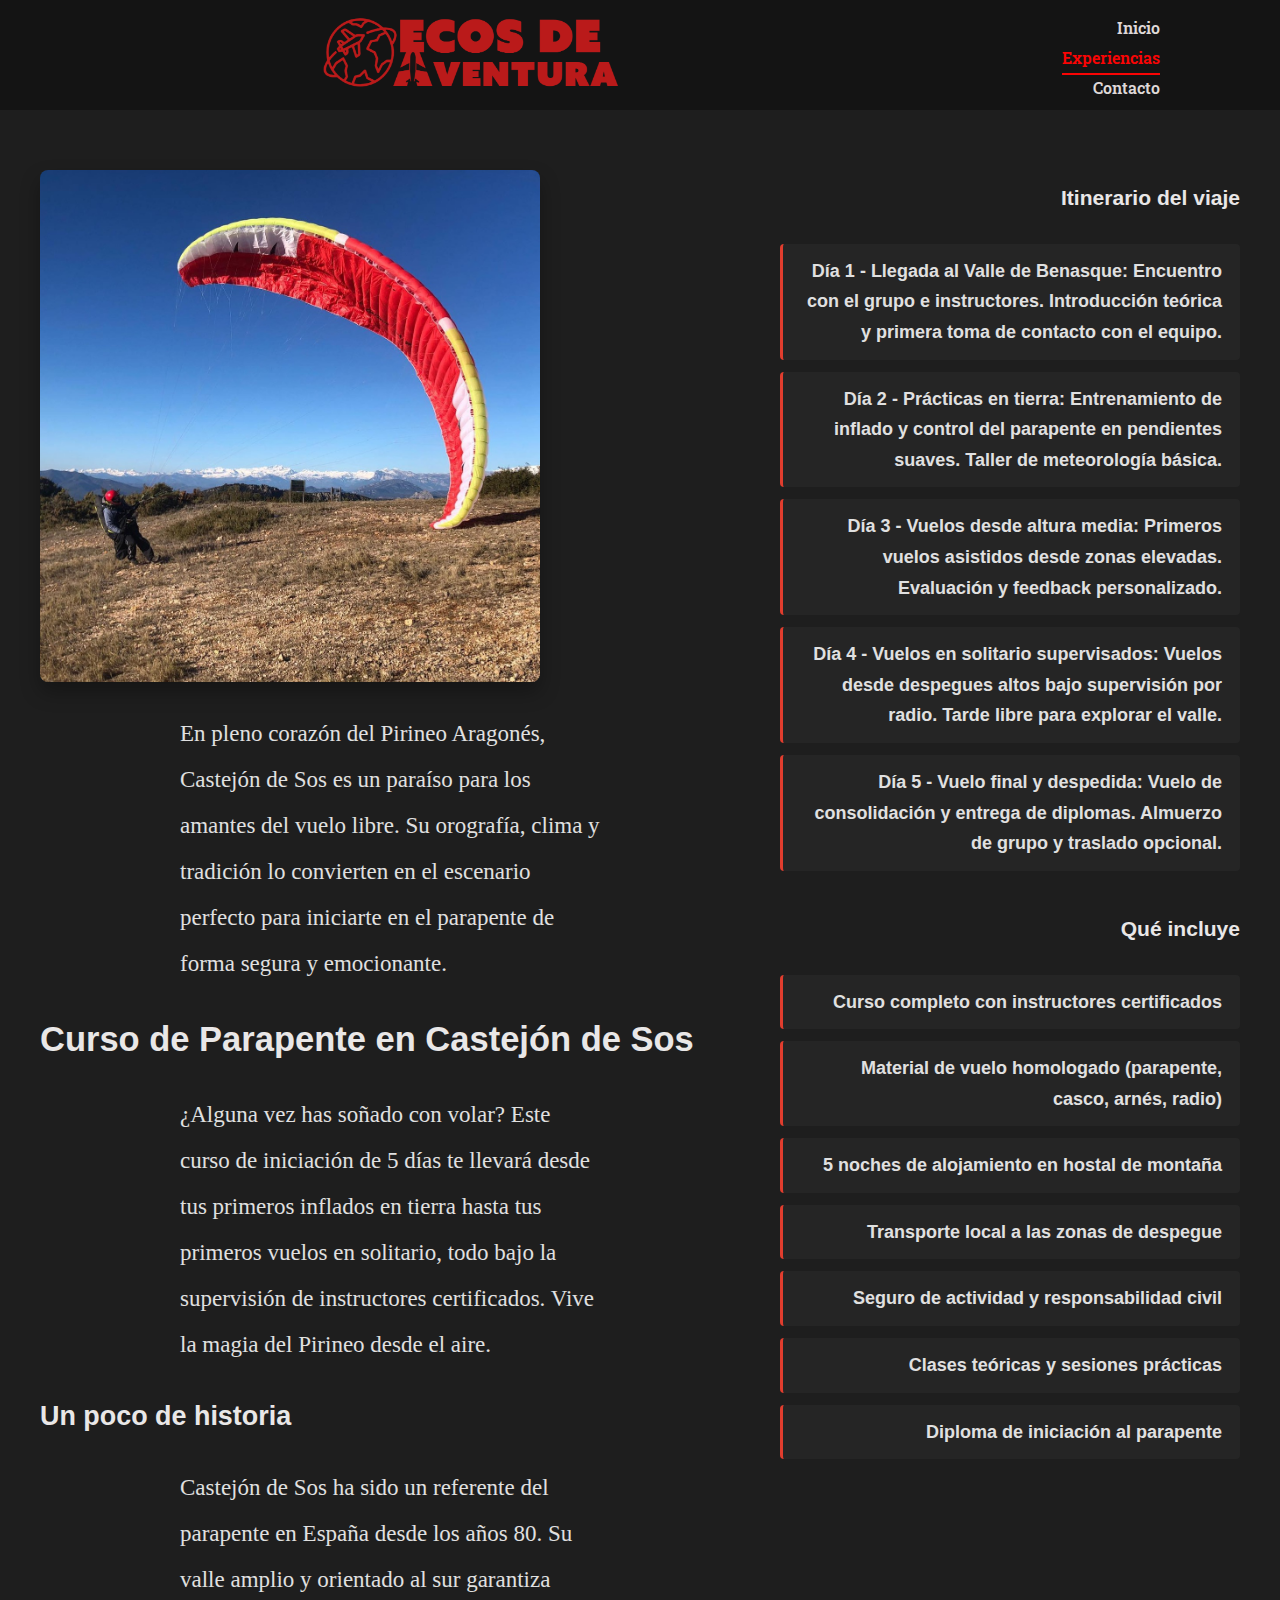
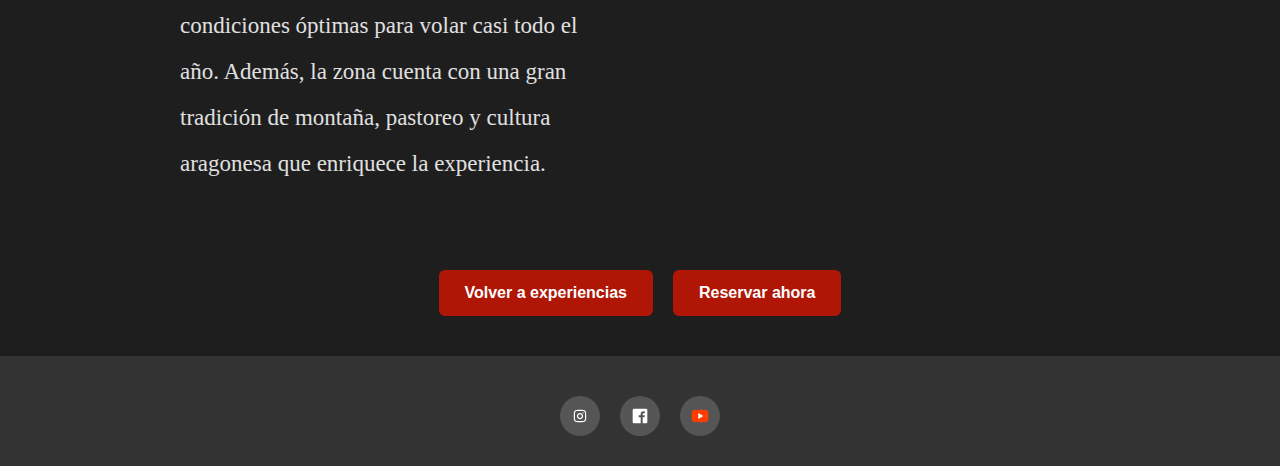
<file: JS/experiencia4.html>
<!DOCTYPE html>
<html lang="es">
<head>
  <meta charset="UTF-8" />
  <meta name="viewport" content="width=device-width, initial-scale=1.0"/>
  <title>Experiencia: Curso de Parapente en Castejón de Sos</title>
  <link rel="stylesheet" href="styles.css"/>
  <link href="https://fonts.googleapis.com/css2?family=Roboto+Slab:wght@700&display=swap" rel="stylesheet"/>
</head>
<body>

<!-- Header -->
<header>
  <div class="logo">
    <img src="Imagenes/LOGO.png" alt="Logo Ecos de aventura" />
  </div>
  <nav>
    <ul>
      <li><a href="Index.html">Inicio</a></li>
      <li><a href="experiencias.html" class="active">Experiencias</a></li>
      <li><a href="contacto.html">Contacto</a></li>
    </ul>
  </nav>
</header>

<!-- Detalles de la experiencia -->
<section class="section container">
  <div class="image-side">
    <img src="Imagenes/parapente-castejon.jpg" alt="Curso de Parapente en Castejón de Sos" />
    <p>
      En pleno corazón del Pirineo Aragonés, Castejón de Sos es un paraíso para los amantes del vuelo libre. Su orografía, clima y tradición lo convierten en el escenario perfecto para iniciarte en el parapente de forma segura y emocionante.
    </p>

    <h2>Curso de Parapente en Castejón de Sos</h2>
    <p>
      ¿Alguna vez has soñado con volar? Este curso de iniciación de 5 días te llevará desde tus primeros inflados en tierra hasta tus primeros vuelos en solitario, todo bajo la supervisión de instructores certificados. Vive la magia del Pirineo desde el aire.
    </p>
    <h3>Un poco de historia</h3>
    <p>
      Castejón de Sos ha sido un referente del parapente en España desde los años 80. Su valle amplio y orientado al sur garantiza condiciones óptimas para volar casi todo el año. Además, la zona cuenta con una gran tradición de montaña, pastoreo y cultura aragonesa que enriquece la experiencia.
    </p>
  </div>

  <div class="text-side">

    <h3>Itinerario del viaje</h3>
    <ul class="travel-list">
      <li><strong>Día 1 - Llegada al Valle de Benasque:</strong> Encuentro con el grupo e instructores. Introducción teórica y primera toma de contacto con el equipo.</li>
      <li><strong>Día 2 - Prácticas en tierra:</strong> Entrenamiento de inflado y control del parapente en pendientes suaves. Taller de meteorología básica.</li>
      <li><strong>Día 3 - Vuelos desde altura media:</strong> Primeros vuelos asistidos desde zonas elevadas. Evaluación y feedback personalizado.</li>
      <li><strong>Día 4 - Vuelos en solitario supervisados:</strong> Vuelos desde despegues altos bajo supervisión por radio. Tarde libre para explorar el valle.</li>
      <li><strong>Día 5 - Vuelo final y despedida:</strong> Vuelo de consolidación y entrega de diplomas. Almuerzo de grupo y traslado opcional.</li>
    </ul>

    <h3>Qué incluye</h3>
    <ul class="travel-list">
      <li>Curso completo con instructores certificados</li>
      <li>Material de vuelo homologado (parapente, casco, arnés, radio)</li>
      <li>5 noches de alojamiento en hostal de montaña</li>
      <li>Transporte local a las zonas de despegue</li>
      <li>Seguro de actividad y responsabilidad civil</li>
      <li>Clases teóricas y sesiones prácticas</li>
      <li>Diploma de iniciación al parapente</li>
    </ul>

  </div>
</section>
<div class="experience_buttons">
      <a href="experiencias.html" class="btn">Volver a experiencias</a>
      <a href="#formulario-reserva" class="btn" id="mostrarFormulario">Reservar ahora</a>
</div>
<div id="formulario-reserva" class="formulario-reserva oculto">
    <form action="#" method="post" class="contact-form">
        <label for="name">Nombre completo:</label>
        <input type="text" id="name" name="name" required>

        <label for="email">Correo electrónico:</label>
        <input type="email" id="email" name="email" required>

        <label for="phone">Número de teléfono:</label>
        <input type="tel" id="phone" name="phone" required>

        <label for="destination">Destino de interés:</label>
        <select id="destination" name="destination" required>
            <option value="Sahara">Viaje al Desierto del Sahara</option>
            <option value="Canarias">Buceo en la Isla de la Palma</option>
            <option value="Georgia">Esquí en Georgia</option>
            <option value="Castejon">Curso de Parapente en Castejón de Sos</option>
            <option value="Hawaii">Surf en Hawái</option>
            <option value="otro">Otro viaje</option>
        </select>

        <label for="dates">Fechas preferidas para el viaje:</label>
        <input type="text" id="dates" name="dates" placeholder="Ej. Julio 2025" required>

        <label for="message">Comentarios adicionales:</label>
        <textarea id="message" name="message" rows="4"></textarea>

        <button type="submit" class="btn">Enviar datos de contacto</button>
    </form>
</div>

</div>


<!-- Footer -->
<footer id="contacto">

    <div class="social-icons">
        <a href="#" aria-label="Instagram">
            <svg xmlns="http://www.w3.org/2000/svg" viewBox="0 0 64 64">
                <path d="M 31.820312 12 C 13.439312 12 12 13.439312 12 31.820312 L 12 32.179688 C 12 50.560688 13.439312 52 31.820312 52 L 32.179688 52 C 50.560688 52 52 50.560688 52 32.179688 L 52 32 C 52 13.452 50.548 12 32 12 L 31.820312 12 z M 28 16 L 36 16 C 47.129 16 48 16.871 48 28 L 48 36 C 48 47.129 47.129 48 36 48 L 28 48 C 16.871 48 16 47.129 16 36 L 16 28 C 16 16.871 16.871 16 28 16 z M 41.994141 20 C 40.889141 20.003 39.997 20.900859 40 22.005859 C 40.003 23.110859 40.900859 24.003 42.005859 24 C 43.110859 23.997 44.003 23.099141 44 21.994141 C 43.997 20.889141 43.099141 19.997 41.994141 20 z M 31.976562 22 C 26.454563 22.013 21.987 26.501437 22 32.023438 C 22.013 37.545437 26.501437 42.013 32.023438 42 C 37.545437 41.987 42.013 37.498562 42 31.976562 C 41.987 26.454563 37.498562 21.987 31.976562 22 z M 31.986328 26 C 35.299328 25.992 37.992 28.673328 38 31.986328 C 38.007 35.299328 35.326672 37.992 32.013672 38 C 28.700672 38.008 26.008 35.327672 26 32.013672 C 25.992 28.700672 28.673328 26.008 31.986328 26 z"/>
            </svg>
        </a>
        <a href="#" aria-label="Facebook">
            <svg xmlns="http://www.w3.org/2000/svg" viewBox="0 0 30 30">
                <path d="M24,4H6C4.895,4,4,4.895,4,6v18c0,1.105,0.895,2,2,2h10v-9h-3v-3h3v-1.611C16,9.339,17.486,8,20.021,8 c1.214,0,1.856,0.09,2.16,0.131V11h-1.729C19.376,11,19,11.568,19,12.718V14h3.154l-0.428,3H19v9h5c1.105,0,2-0.895,2-2V6 C26,4.895,25.104,4,24,4z"/>
            </svg>
        </a>
        <a href="#" aria-label="YouTube">
            <svg xmlns="http://www.w3.org/2000/svg" viewBox="0 0 48 48">
                <path fill="#FF3D00" d="M43.2,33.9c-0.4,2.1-2.1,3.7-4.2,4c-3.3,0.5-8.8,1.1-15,1.1c-6.1,0-11.6-0.6-15-1.1c-2.1-0.3-3.8-1.9-4.2-4C4.4,31.6,4,28.2,4,24c0-4.2,0.4-7.6,0.8-9.9c0.4-2.1,2.1-3.7,4.2-4C12.3,9.6,17.8,9,24,9c6.2,0,11.6,0.6,15,1.1c2.1,0.3,3.8,1.9,4.2,4c0.4,2.3,0.9,5.7,0.9,9.9C44,28.2,43.6,31.6,43.2,33.9z"/>
                <path fill="#FFF" d="M20 31L20 17 32 24z"/>
            </svg>
        </a>
    </div>
</footer>

<script>
  document.getElementById("mostrarFormulario").addEventListener("click", function (e) {
    e.preventDefault(); // Evita el salto directo con #
    document.getElementById("formulario-reserva").style.display = "block";
    document.getElementById("formulario-reserva").scrollIntoView({ behavior: "smooth" });
  });
</script>

</body>
</html>
</file>
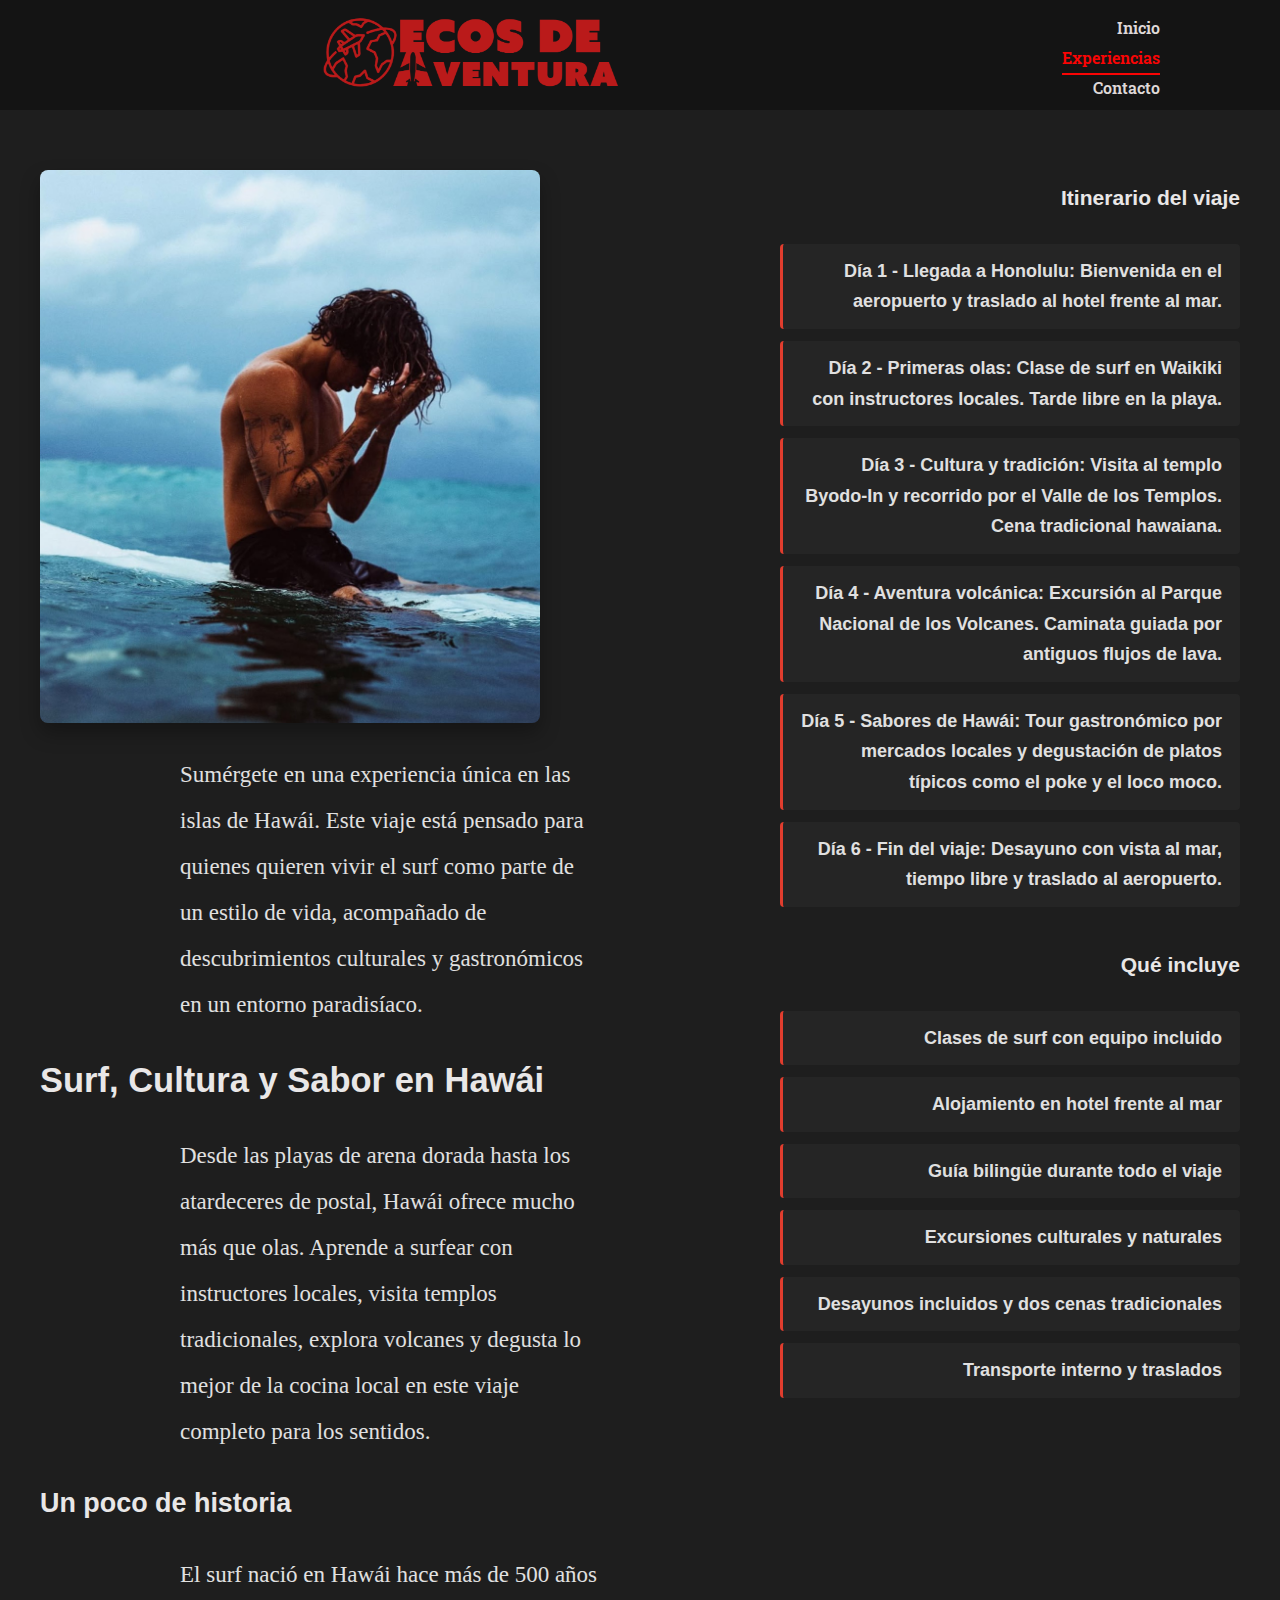
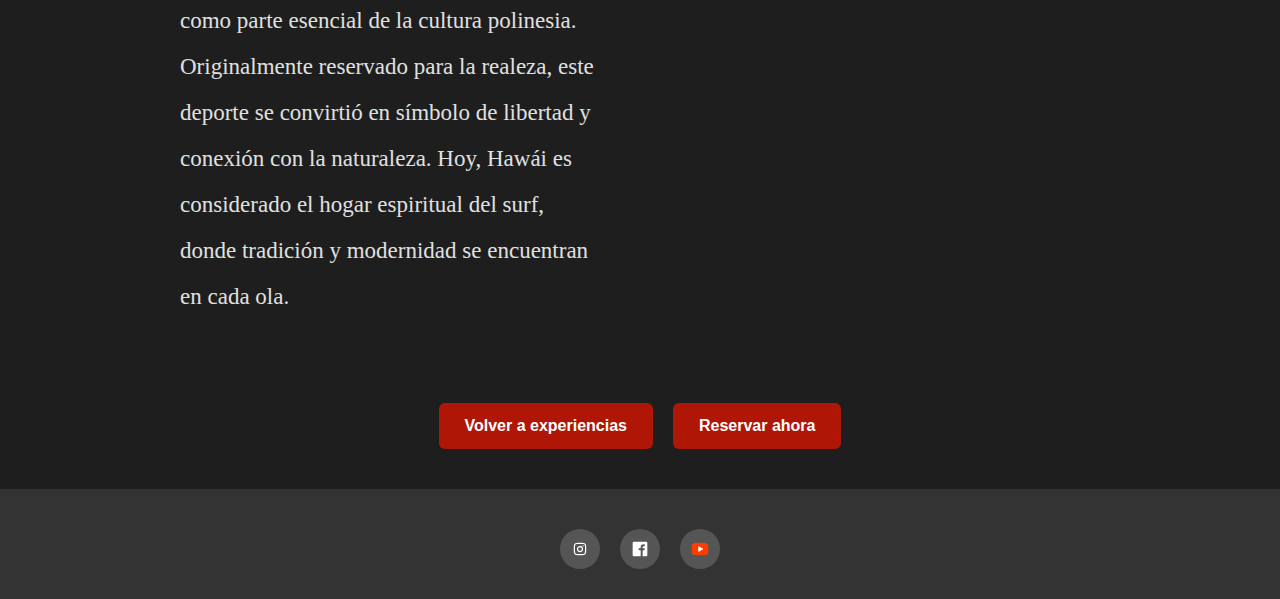
<file: JS/experiencia5.html>
<!DOCTYPE html>
<html lang="es">
<head>
    <meta charset="UTF-8">
    <meta name="viewport" content="width=device-width, initial-scale=1.0">
    <title>Experiencia: Surf en Hawái</title>
    <link rel="stylesheet" href="styles.css">
    <link href="https://fonts.googleapis.com/css2?family=Roboto+Slab:wght@700&display=swap" rel="stylesheet">
</head>
<body>

<!-- Header -->
<header>
    <div class="logo">
        <img src="Imagenes/LOGO.png" alt="Logo Ecos de aventura">
    </div>
    <nav>
        <ul>
            <li><a href="Index.html">Inicio</a></li>
            <li><a href="experiencias.html" class="active">Experiencias</a></li>
            <li><a href="contacto.html">Contacto</a></li>
        </ul>
    </nav>
</header>


<!-- Detalles de la experiencia -->
<section class="section container">
  <div class="image-side">
    <img src="Imagenes/hawaii.jpg" alt="Surf en Hawái">
    <p>
      Sumérgete en una experiencia única en las islas de Hawái. Este viaje está pensado para quienes quieren vivir el surf como parte de un estilo de vida, acompañado de descubrimientos culturales y gastronómicos en un entorno paradisíaco.
    </p>

    <h2>Surf, Cultura y Sabor en Hawái</h2>
    <p>
      Desde las playas de arena dorada hasta los atardeceres de postal, Hawái ofrece mucho más que olas. Aprende a surfear con instructores locales, visita templos tradicionales, explora volcanes y degusta lo mejor de la cocina local en este viaje completo para los sentidos.
    </p>
    <h3>Un poco de historia</h3>
    <p>
      El surf nació en Hawái hace más de 500 años como parte esencial de la cultura polinesia. Originalmente reservado para la realeza, este deporte se convirtió en símbolo de libertad y conexión con la naturaleza. Hoy, Hawái es considerado el hogar espiritual del surf, donde tradición y modernidad se encuentran en cada ola.
    </p>
  </div>
  
  <div class="text-side">
    <h3>Itinerario del viaje</h3>
    <ul class="travel-list">
      <li><strong>Día 1 - Llegada a Honolulu:</strong> Bienvenida en el aeropuerto y traslado al hotel frente al mar.</li>
      <li><strong>Día 2 - Primeras olas:</strong> Clase de surf en Waikiki con instructores locales. Tarde libre en la playa.</li>
      <li><strong>Día 3 - Cultura y tradición:</strong> Visita al templo Byodo-In y recorrido por el Valle de los Templos. Cena tradicional hawaiana.</li>
      <li><strong>Día 4 - Aventura volcánica:</strong> Excursión al Parque Nacional de los Volcanes. Caminata guiada por antiguos flujos de lava.</li>
      <li><strong>Día 5 - Sabores de Hawái:</strong> Tour gastronómico por mercados locales y degustación de platos típicos como el poke y el loco moco.</li>
      <li><strong>Día 6 - Fin del viaje:</strong> Desayuno con vista al mar, tiempo libre y traslado al aeropuerto.</li>
    </ul>

    <h3>Qué incluye</h3>
    <ul class="travel-list">
      <li>Clases de surf con equipo incluido</li>
      <li>Alojamiento en hotel frente al mar</li>
      <li>Guía bilingüe durante todo el viaje</li>
      <li>Excursiones culturales y naturales</li>
      <li>Desayunos incluidos y dos cenas tradicionales</li>
      <li>Transporte interno y traslados</li>
    </ul>
  </div>
</section>

<div class="experience_buttons">
      <a href="experiencias.html" class="btn">Volver a experiencias</a>
      <a href="#formulario-reserva" class="btn" id="mostrarFormulario">Reservar ahora</a>
</div>
<div id="formulario-reserva" class="formulario-reserva oculto">
    <form action="#" method="post" class="contact-form">
        <label for="name">Nombre completo:</label>
        <input type="text" id="name" name="name" required>

        <label for="email">Correo electrónico:</label>
        <input type="email" id="email" name="email" required>

        <label for="phone">Número de teléfono:</label>
        <input type="tel" id="phone" name="phone" required>

        <label for="destination">Destino de interés:</label>
        <select id="destination" name="destination" required>
            <option value="Sahara">Viaje al Desierto del Sahara</option>
            <option value="Canarias">Buceo en la Isla de la Palma</option>
            <option value="Georgia">Esquí en Georgia</option>
            <option value="Castejon">Curso de Parapente en Castejón de Sos</option>
            <option value="Hawaii">Surf en Hawái</option>
            <option value="otro">Otro viaje</option>
        </select>

        <label for="dates">Fechas preferidas para el viaje:</label>
        <input type="text" id="dates" name="dates" placeholder="Ej. Julio 2025" required>

        <label for="message">Comentarios adicionales:</label>
        <textarea id="message" name="message" rows="4"></textarea>

        <button type="submit" class="btn">Enviar datos de contacto</button>
    </form>
</div>

</div>


<!-- Footer -->
<footer id="contacto">

    <div class="social-icons">
        <a href="#" aria-label="Instagram">
            <svg xmlns="http://www.w3.org/2000/svg" viewBox="0 0 64 64">
                <path d="M 31.820312 12 C 13.439312 12 12 13.439312 12 31.820312 L 12 32.179688 C 12 50.560688 13.439312 52 31.820312 52 L 32.179688 52 C 50.560688 52 52 50.560688 52 32.179688 L 52 32 C 52 13.452 50.548 12 32 12 L 31.820312 12 z M 28 16 L 36 16 C 47.129 16 48 16.871 48 28 L 48 36 C 48 47.129 47.129 48 36 48 L 28 48 C 16.871 48 16 47.129 16 36 L 16 28 C 16 16.871 16.871 16 28 16 z M 41.994141 20 C 40.889141 20.003 39.997 20.900859 40 22.005859 C 40.003 23.110859 40.900859 24.003 42.005859 24 C 43.110859 23.997 44.003 23.099141 44 21.994141 C 43.997 20.889141 43.099141 19.997 41.994141 20 z M 31.976562 22 C 26.454563 22.013 21.987 26.501437 22 32.023438 C 22.013 37.545437 26.501437 42.013 32.023438 42 C 37.545437 41.987 42.013 37.498562 42 31.976562 C 41.987 26.454563 37.498562 21.987 31.976562 22 z M 31.986328 26 C 35.299328 25.992 37.992 28.673328 38 31.986328 C 38.007 35.299328 35.326672 37.992 32.013672 38 C 28.700672 38.008 26.008 35.327672 26 32.013672 C 25.992 28.700672 28.673328 26.008 31.986328 26 z"/>
            </svg>
        </a>
        <a href="#" aria-label="Facebook">
            <svg xmlns="http://www.w3.org/2000/svg" viewBox="0 0 30 30">
                <path d="M24,4H6C4.895,4,4,4.895,4,6v18c0,1.105,0.895,2,2,2h10v-9h-3v-3h3v-1.611C16,9.339,17.486,8,20.021,8 c1.214,0,1.856,0.09,2.16,0.131V11h-1.729C19.376,11,19,11.568,19,12.718V14h3.154l-0.428,3H19v9h5c1.105,0,2-0.895,2-2V6 C26,4.895,25.104,4,24,4z"/>
            </svg>
        </a>
        <a href="#" aria-label="YouTube">
            <svg xmlns="http://www.w3.org/2000/svg" viewBox="0 0 48 48">
                <path fill="#FF3D00" d="M43.2,33.9c-0.4,2.1-2.1,3.7-4.2,4c-3.3,0.5-8.8,1.1-15,1.1c-6.1,0-11.6-0.6-15-1.1c-2.1-0.3-3.8-1.9-4.2-4C4.4,31.6,4,28.2,4,24c0-4.2,0.4-7.6,0.8-9.9c0.4-2.1,2.1-3.7,4.2-4C12.3,9.6,17.8,9,24,9c6.2,0,11.6,0.6,15,1.1c2.1,0.3,3.8,1.9,4.2,4c0.4,2.3,0.9,5.7,0.9,9.9C44,28.2,43.6,31.6,43.2,33.9z"/>
                <path fill="#FFF" d="M20 31L20 17 32 24z"/>
            </svg>
        </a>
    </div>
</footer>

<script>
  document.getElementById("mostrarFormulario").addEventListener("click", function (e) {
    e.preventDefault(); // Evita el salto directo con #
    document.getElementById("formulario-reserva").style.display = "block";
    document.getElementById("formulario-reserva").scrollIntoView({ behavior: "smooth" });
  });
</script>

</body>
</html>
</file>
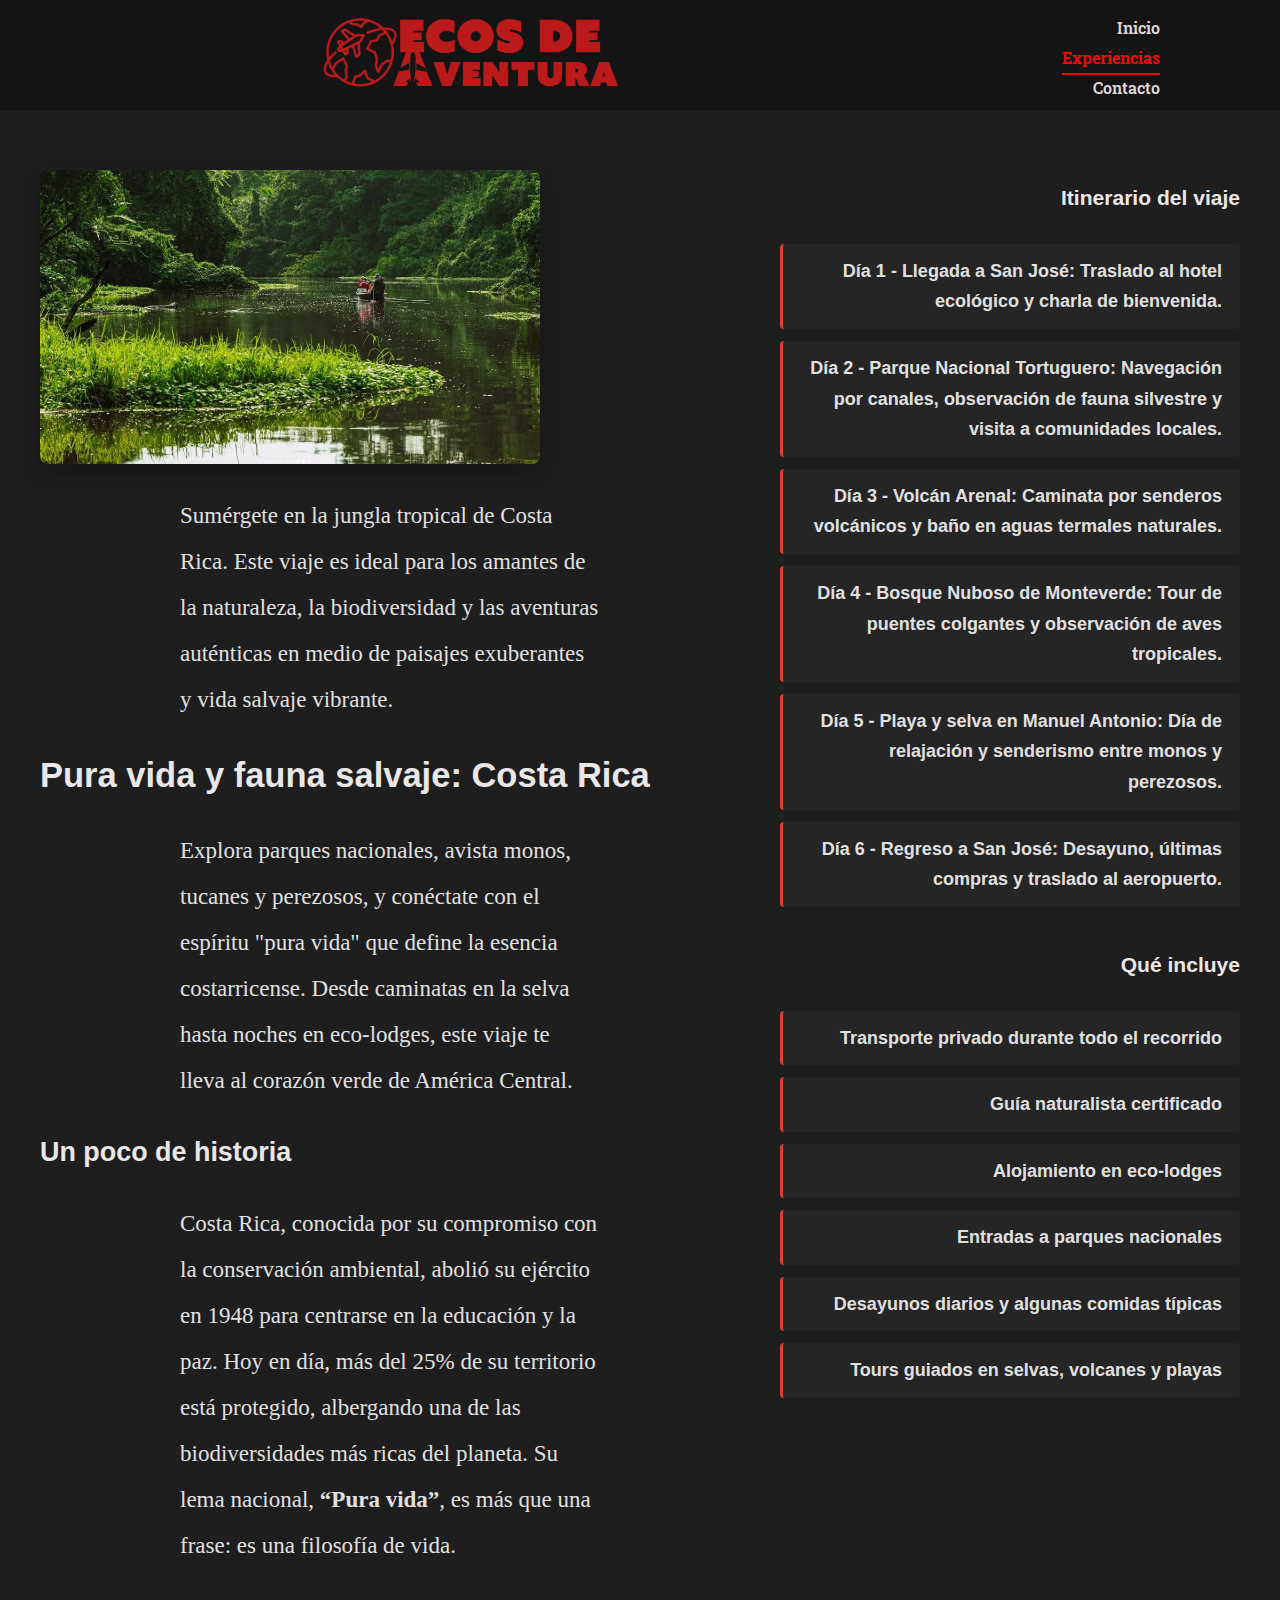
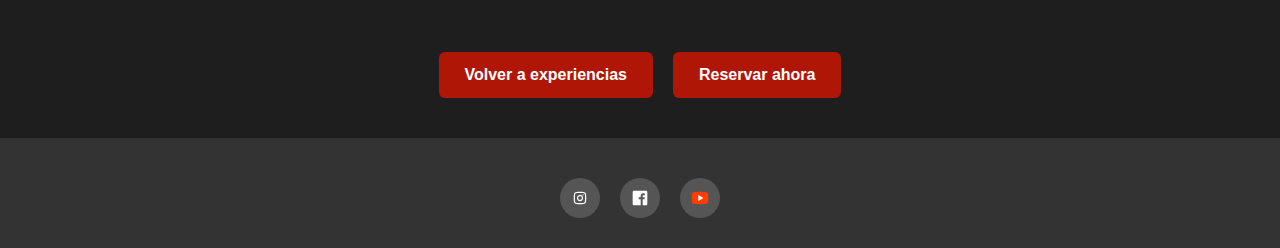
<file: JS/experiencia6.html>
<!DOCTYPE html>
<html lang="es">
<head>
    <meta charset="UTF-8">
    <meta name="viewport" content="width=device-width, initial-scale=1.0">
    <title>Experiencia: Costa Rica</title>
    <link rel="stylesheet" href="styles.css">
    <link href="https://fonts.googleapis.com/css2?family=Roboto+Slab:wght@700&display=swap" rel="stylesheet">
</head>
<body>

<!-- Header -->
<header>
    <div class="logo">
        <img src="Imagenes/LOGO.png" alt="Logo Ecos de aventura">
    </div>
    <nav>
        <ul>
            <li><a href="Index.html">Inicio</a></li>
            <li><a href="experiencias.html" class="active">Experiencias</a></li>
            <li><a href="contacto.html">Contacto</a></li>
        </ul>
    </nav>
</header>

<!-- Detalles de la experiencia -->
<section class="section container">
  <div class="image-side">
    <img src="Imagenes/jungla.jpg" alt="Jungla en Costa Rica">
    <p>
      Sumérgete en la jungla tropical de Costa Rica. Este viaje es ideal para los amantes de la naturaleza, la biodiversidad y las aventuras auténticas en medio de paisajes exuberantes y vida salvaje vibrante.
    </p>

    <h2>Pura vida y fauna salvaje: Costa Rica</h2>
    <p>
      Explora parques nacionales, avista monos, tucanes y perezosos, y conéctate con el espíritu "pura vida" que define la esencia costarricense. Desde caminatas en la selva hasta noches en eco-lodges, este viaje te lleva al corazón verde de América Central.
    </p>
    <h3>Un poco de historia</h3>
    <p>
      Costa Rica, conocida por su compromiso con la conservación ambiental, abolió su ejército en 1948 para centrarse en la educación y la paz. Hoy en día, más del 25% de su territorio está protegido, albergando una de las biodiversidades más ricas del planeta. Su lema nacional, <strong>“Pura vida”</strong>, es más que una frase: es una filosofía de vida.
    </p>
    
  

  </div>
  

  <div class="text-side">
    <h3>Itinerario del viaje</h3>
    <ul class="travel-list">
      <li><strong>Día 1 - Llegada a San José:</strong> Traslado al hotel ecológico y charla de bienvenida.</li>
      <li><strong>Día 2 - Parque Nacional Tortuguero:</strong> Navegación por canales, observación de fauna silvestre y visita a comunidades locales.</li>
      <li><strong>Día 3 - Volcán Arenal:</strong> Caminata por senderos volcánicos y baño en aguas termales naturales.</li>
      <li><strong>Día 4 - Bosque Nuboso de Monteverde:</strong> Tour de puentes colgantes y observación de aves tropicales.</li>
      <li><strong>Día 5 - Playa y selva en Manuel Antonio:</strong> Día de relajación y senderismo entre monos y perezosos.</li>
      <li><strong>Día 6 - Regreso a San José:</strong> Desayuno, últimas compras y traslado al aeropuerto.</li>
    </ul>

    <h3>Qué incluye</h3>
    <ul class="travel-list">
      <li>Transporte privado durante todo el recorrido</li>
      <li>Guía naturalista certificado</li>
      <li>Alojamiento en eco-lodges</li>
      <li>Entradas a parques nacionales</li>
      <li>Desayunos diarios y algunas comidas típicas</li>
      <li>Tours guiados en selvas, volcanes y playas</li>
    </ul>
  </div>

  
</section>


<div class="experience_buttons">
      <a href="experiencias.html" class="btn">Volver a experiencias</a>
      <a href="#formulario-reserva" class="btn" id="mostrarFormulario">Reservar ahora</a>
</div>
<div id="formulario-reserva" class="formulario-reserva oculto">
    <form action="#" method="post" class="contact-form">
        <label for="name">Nombre completo:</label>
        <input type="text" id="name" name="name" required>

        <label for="email">Correo electrónico:</label>
        <input type="email" id="email" name="email" required>

        <label for="phone">Número de teléfono:</label>
        <input type="tel" id="phone" name="phone" required>

        <label for="destination">Destino de interés:</label>
        <select id="destination" name="destination" required>
            <option value="Sahara">Viaje al Desierto del Sahara</option>
            <option value="Canarias">Buceo en la Isla de la Palma</option>
            <option value="Georgia">Esquí en Georgia</option>
            <option value="Castejon">Curso de Parapente en Castejón de Sos</option>
            <option value="Hawaii">Surf en Hawái</option>
            <option value="otro">Otro viaje</option>
        </select>

        <label for="dates">Fechas preferidas para el viaje:</label>
        <input type="text" id="dates" name="dates" placeholder="Ej. Julio 2025" required>

        <label for="message">Comentarios adicionales:</label>
        <textarea id="message" name="message" rows="4"></textarea>

        <button type="submit" class="btn">Enviar datos de contacto</button>
    </form>
</div>

</div>


<!-- Footer -->
<footer id="contacto">

    <div class="social-icons">
        <a href="#" aria-label="Instagram">
            <svg xmlns="http://www.w3.org/2000/svg" viewBox="0 0 64 64">
                <path d="M 31.820312 12 C 13.439312 12 12 13.439312 12 31.820312 L 12 32.179688 C 12 50.560688 13.439312 52 31.820312 52 L 32.179688 52 C 50.560688 52 52 50.560688 52 32.179688 L 52 32 C 52 13.452 50.548 12 32 12 L 31.820312 12 z M 28 16 L 36 16 C 47.129 16 48 16.871 48 28 L 48 36 C 48 47.129 47.129 48 36 48 L 28 48 C 16.871 48 16 47.129 16 36 L 16 28 C 16 16.871 16.871 16 28 16 z M 41.994141 20 C 40.889141 20.003 39.997 20.900859 40 22.005859 C 40.003 23.110859 40.900859 24.003 42.005859 24 C 43.110859 23.997 44.003 23.099141 44 21.994141 C 43.997 20.889141 43.099141 19.997 41.994141 20 z M 31.976562 22 C 26.454563 22.013 21.987 26.501437 22 32.023438 C 22.013 37.545437 26.501437 42.013 32.023438 42 C 37.545437 41.987 42.013 37.498562 42 31.976562 C 41.987 26.454563 37.498562 21.987 31.976562 22 z M 31.986328 26 C 35.299328 25.992 37.992 28.673328 38 31.986328 C 38.007 35.299328 35.326672 37.992 32.013672 38 C 28.700672 38.008 26.008 35.327672 26 32.013672 C 25.992 28.700672 28.673328 26.008 31.986328 26 z"/>
            </svg>
        </a>
        <a href="#" aria-label="Facebook">
            <svg xmlns="http://www.w3.org/2000/svg" viewBox="0 0 30 30">
                <path d="M24,4H6C4.895,4,4,4.895,4,6v18c0,1.105,0.895,2,2,2h10v-9h-3v-3h3v-1.611C16,9.339,17.486,8,20.021,8 c1.214,0,1.856,0.09,2.16,0.131V11h-1.729C19.376,11,19,11.568,19,12.718V14h3.154l-0.428,3H19v9h5c1.105,0,2-0.895,2-2V6 C26,4.895,25.104,4,24,4z"/>
            </svg>
        </a>
        <a href="#" aria-label="YouTube">
            <svg xmlns="http://www.w3.org/2000/svg" viewBox="0 0 48 48">
                <path fill="#FF3D00" d="M43.2,33.9c-0.4,2.1-2.1,3.7-4.2,4c-3.3,0.5-8.8,1.1-15,1.1c-6.1,0-11.6-0.6-15-1.1c-2.1-0.3-3.8-1.9-4.2-4C4.4,31.6,4,28.2,4,24c0-4.2,0.4-7.6,0.8-9.9c0.4-2.1,2.1-3.7,4.2-4C12.3,9.6,17.8,9,24,9c6.2,0,11.6,0.6,15,1.1c2.1,0.3,3.8,1.9,4.2,4c0.4,2.3,0.9,5.7,0.9,9.9C44,28.2,43.6,31.6,43.2,33.9z"/>
                <path fill="#FFF" d="M20 31L20 17 32 24z"/>
            </svg>
        </a>
    </div>
</footer>

<script>
  document.getElementById("mostrarFormulario").addEventListener("click", function (e) {
    e.preventDefault(); // Evita el salto directo con #
    document.getElementById("formulario-reserva").style.display = "block";
    document.getElementById("formulario-reserva").scrollIntoView({ behavior: "smooth" });
  });
</script>

</body>
</html>
</file>
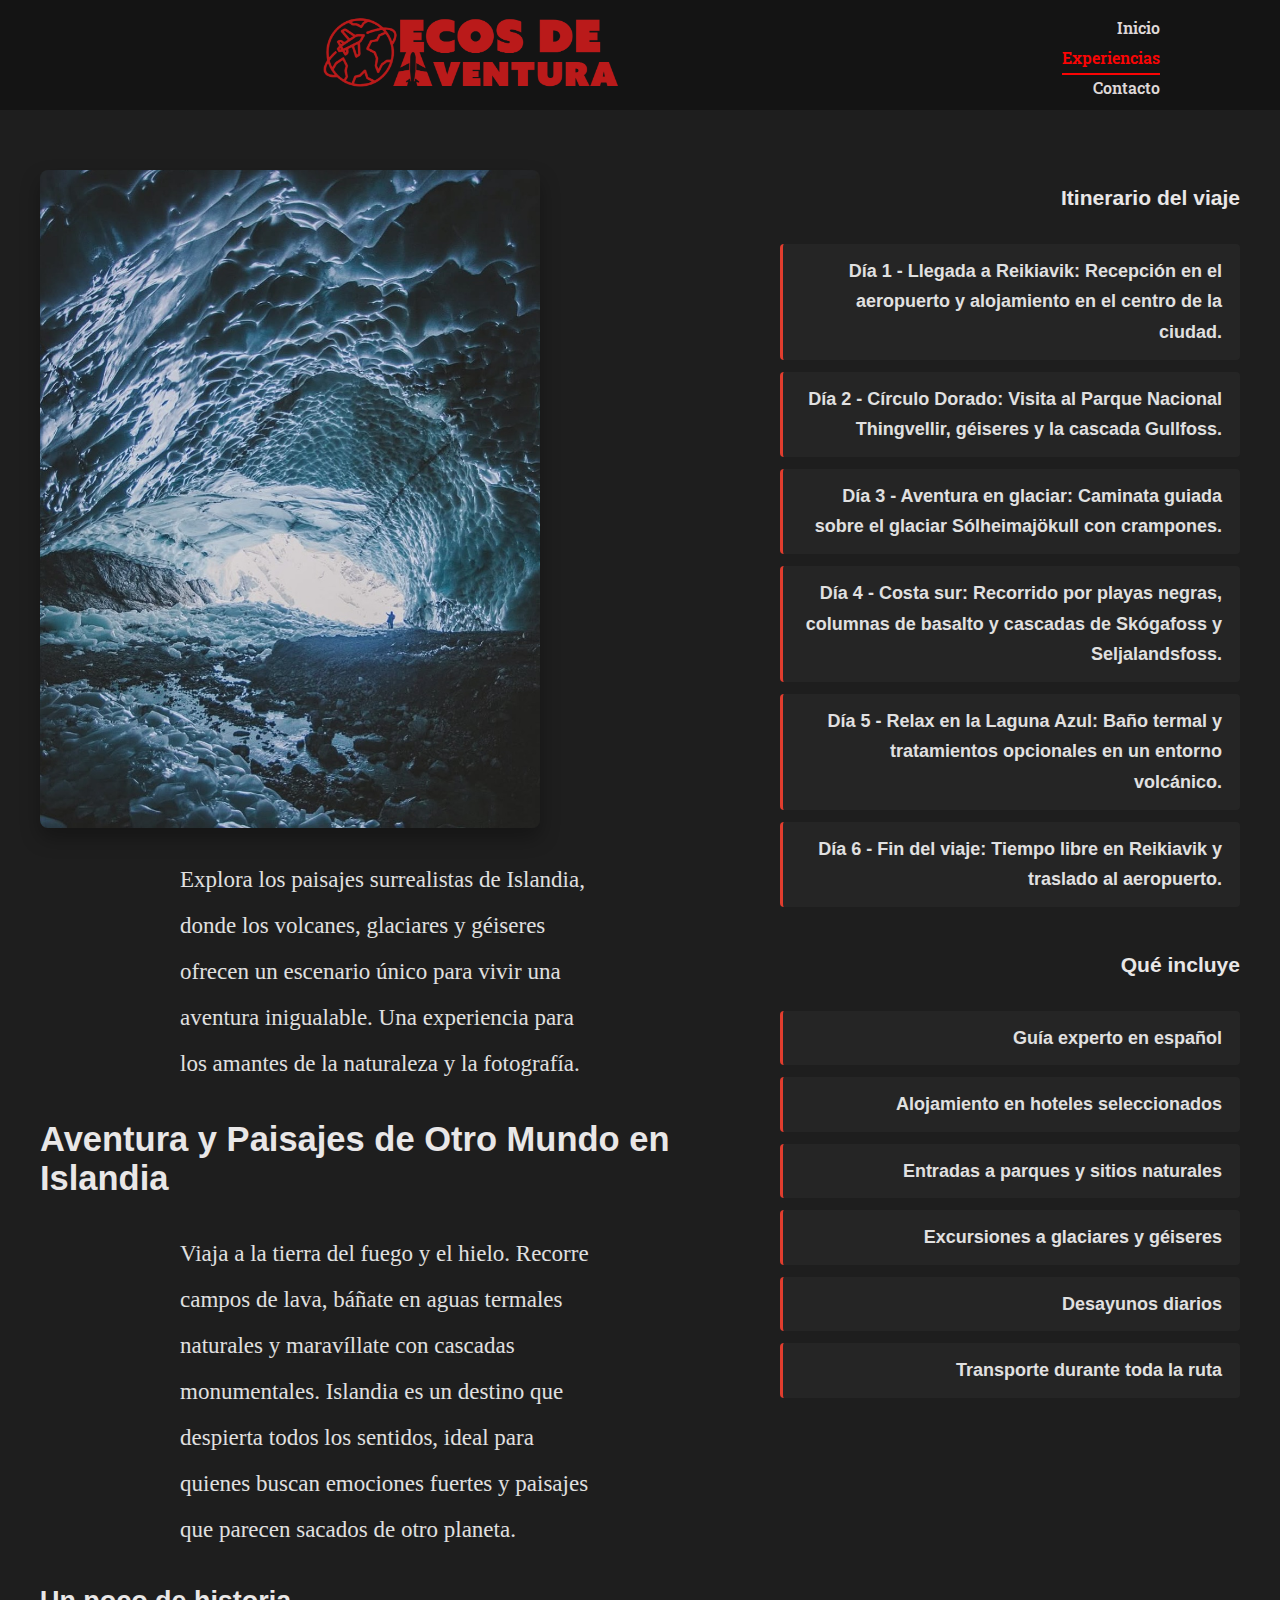
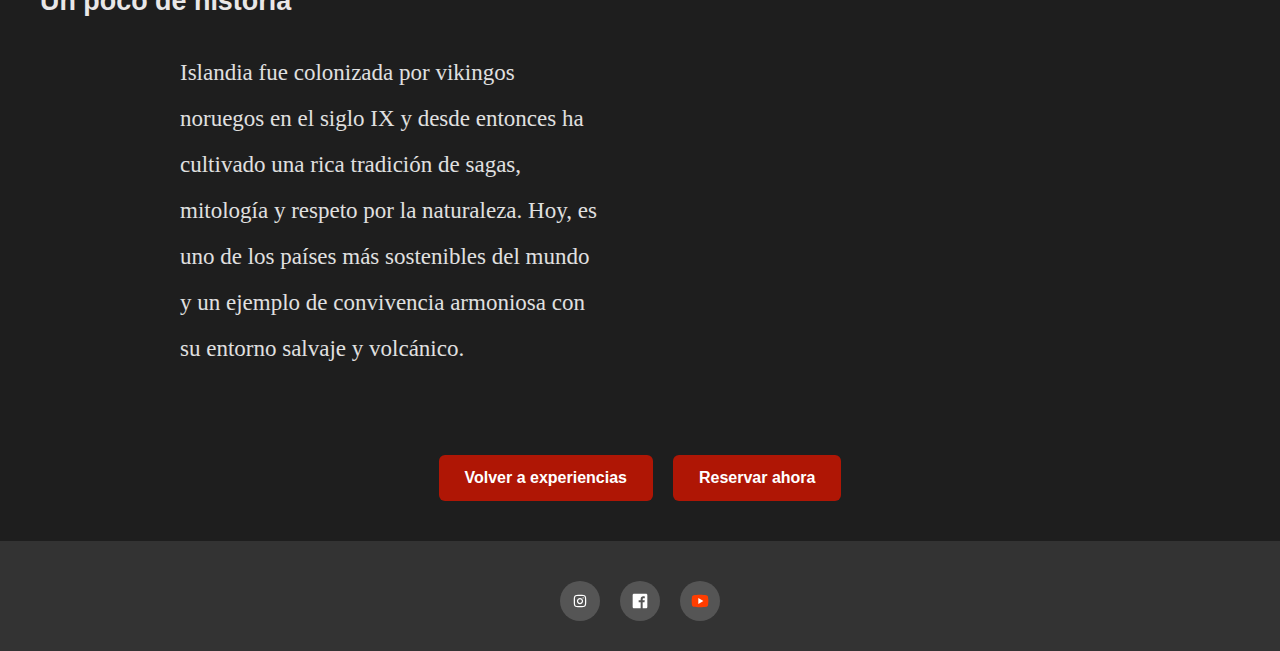
<file: JS/experiencia7.html>
<!DOCTYPE html>
<html lang="es">
<head>
    <meta charset="UTF-8">
    <meta name="viewport" content="width=device-width, initial-scale=1.0">
    <title>Experiencia: Islandia</title>
    <link rel="stylesheet" href="styles.css">
    <link href="https://fonts.googleapis.com/css2?family=Roboto+Slab:wght@700&display=swap" rel="stylesheet">
</head>
<body>

<!-- Header -->
<header>
    <div class="logo">
        <img src="Imagenes/LOGO.png" alt="Logo Ecos de aventura">
    </div>
    <nav>
        <ul>
            <li><a href="Index.html">Inicio</a></li>
            <li><a href="experiencias.html" class="active">Experiencias</a></li>
            <li><a href="contacto.html">Contacto</a></li>
        </ul>
    </nav>
</header>

<!-- Detalles de la experiencia -->
<section class="section container">
  <div class="image-side">
    <img src="Imagenes/islandia_paisaje.jpg" alt="Paisaje de Islandia">
    <p>
      Explora los paisajes surrealistas de Islandia, donde los volcanes, glaciares y géiseres ofrecen un escenario único para vivir una aventura inigualable. Una experiencia para los amantes de la naturaleza y la fotografía.
    </p>

    <h2>Aventura y Paisajes de Otro Mundo en Islandia</h2>
    <p>
      Viaja a la tierra del fuego y el hielo. Recorre campos de lava, báñate en aguas termales naturales y maravíllate con cascadas monumentales. Islandia es un destino que despierta todos los sentidos, ideal para quienes buscan emociones fuertes y paisajes que parecen sacados de otro planeta.
    </p>
    <h3>Un poco de historia</h3>
    <p>
      Islandia fue colonizada por vikingos noruegos en el siglo IX y desde entonces ha cultivado una rica tradición de sagas, mitología y respeto por la naturaleza. Hoy, es uno de los países más sostenibles del mundo y un ejemplo de convivencia armoniosa con su entorno salvaje y volcánico.
    </p>

  </div>
  
  <div class="text-side">
    <h3>Itinerario del viaje</h3>
    <ul class="travel-list">
      <li><strong>Día 1 - Llegada a Reikiavik:</strong> Recepción en el aeropuerto y alojamiento en el centro de la ciudad.</li>
      <li><strong>Día 2 - Círculo Dorado:</strong> Visita al Parque Nacional Thingvellir, géiseres y la cascada Gullfoss.</li>
      <li><strong>Día 3 - Aventura en glaciar:</strong> Caminata guiada sobre el glaciar Sólheimajökull con crampones.</li>
      <li><strong>Día 4 - Costa sur:</strong> Recorrido por playas negras, columnas de basalto y cascadas de Skógafoss y Seljalandsfoss.</li>
      <li><strong>Día 5 - Relax en la Laguna Azul:</strong> Baño termal y tratamientos opcionales en un entorno volcánico.</li>
      <li><strong>Día 6 - Fin del viaje:</strong> Tiempo libre en Reikiavik y traslado al aeropuerto.</li>
    </ul>

    <h3>Qué incluye</h3>
    <ul class="travel-list">
      <li>Guía experto en español</li>
      <li>Alojamiento en hoteles seleccionados</li>
      <li>Entradas a parques y sitios naturales</li>
      <li>Excursiones a glaciares y géiseres</li>
      <li>Desayunos diarios</li>
      <li>Transporte durante toda la ruta</li>
    </ul>
  </div>
</section>

<div class="experience_buttons">
      <a href="experiencias.html" class="btn">Volver a experiencias</a>
      <a href="#formulario-reserva" class="btn" id="mostrarFormulario">Reservar ahora</a>
</div>
<div id="formulario-reserva" class="formulario-reserva oculto">
    <form action="#" method="post" class="contact-form">
        <label for="name">Nombre completo:</label>
        <input type="text" id="name" name="name" required>

        <label for="email">Correo electrónico:</label>
        <input type="email" id="email" name="email" required>

        <label for="phone">Número de teléfono:</label>
        <input type="tel" id="phone" name="phone" required>

        <label for="destination">Destino de interés:</label>
        <select id="destination" name="destination" required>
            <option value="Sahara">Viaje al Desierto del Sahara</option>
            <option value="Canarias">Buceo en la Isla de la Palma</option>
            <option value="Georgia">Esquí en Georgia</option>
            <option value="Castejon">Curso de Parapente en Castejón de Sos</option>
            <option value="Hawaii">Surf en Hawái</option>
            <option value="otro">Otro viaje</option>
        </select>

        <label for="dates">Fechas preferidas para el viaje:</label>
        <input type="text" id="dates" name="dates" placeholder="Ej. Julio 2025" required>

        <label for="message">Comentarios adicionales:</label>
        <textarea id="message" name="message" rows="4"></textarea>

        <button type="submit" class="btn">Enviar datos de contacto</button>
    </form>
</div>

</div>


<!-- Footer -->
<footer id="contacto">

    <div class="social-icons">
        <a href="#" aria-label="Instagram">
            <svg xmlns="http://www.w3.org/2000/svg" viewBox="0 0 64 64">
                <path d="M 31.820312 12 C 13.439312 12 12 13.439312 12 31.820312 L 12 32.179688 C 12 50.560688 13.439312 52 31.820312 52 L 32.179688 52 C 50.560688 52 52 50.560688 52 32.179688 L 52 32 C 52 13.452 50.548 12 32 12 L 31.820312 12 z M 28 16 L 36 16 C 47.129 16 48 16.871 48 28 L 48 36 C 48 47.129 47.129 48 36 48 L 28 48 C 16.871 48 16 47.129 16 36 L 16 28 C 16 16.871 16.871 16 28 16 z M 41.994141 20 C 40.889141 20.003 39.997 20.900859 40 22.005859 C 40.003 23.110859 40.900859 24.003 42.005859 24 C 43.110859 23.997 44.003 23.099141 44 21.994141 C 43.997 20.889141 43.099141 19.997 41.994141 20 z M 31.976562 22 C 26.454563 22.013 21.987 26.501437 22 32.023438 C 22.013 37.545437 26.501437 42.013 32.023438 42 C 37.545437 41.987 42.013 37.498562 42 31.976562 C 41.987 26.454563 37.498562 21.987 31.976562 22 z M 31.986328 26 C 35.299328 25.992 37.992 28.673328 38 31.986328 C 38.007 35.299328 35.326672 37.992 32.013672 38 C 28.700672 38.008 26.008 35.327672 26 32.013672 C 25.992 28.700672 28.673328 26.008 31.986328 26 z"/>
            </svg>
        </a>
        <a href="#" aria-label="Facebook">
            <svg xmlns="http://www.w3.org/2000/svg" viewBox="0 0 30 30">
                <path d="M24,4H6C4.895,4,4,4.895,4,6v18c0,1.105,0.895,2,2,2h10v-9h-3v-3h3v-1.611C16,9.339,17.486,8,20.021,8 c1.214,0,1.856,0.09,2.16,0.131V11h-1.729C19.376,11,19,11.568,19,12.718V14h3.154l-0.428,3H19v9h5c1.105,0,2-0.895,2-2V6 C26,4.895,25.104,4,24,4z"/>
            </svg>
        </a>
        <a href="#" aria-label="YouTube">
            <svg xmlns="http://www.w3.org/2000/svg" viewBox="0 0 48 48">
                <path fill="#FF3D00" d="M43.2,33.9c-0.4,2.1-2.1,3.7-4.2,4c-3.3,0.5-8.8,1.1-15,1.1c-6.1,0-11.6-0.6-15-1.1c-2.1-0.3-3.8-1.9-4.2-4C4.4,31.6,4,28.2,4,24c0-4.2,0.4-7.6,0.8-9.9c0.4-2.1,2.1-3.7,4.2-4C12.3,9.6,17.8,9,24,9c6.2,0,11.6,0.6,15,1.1c2.1,0.3,3.8,1.9,4.2,4c0.4,2.3,0.9,5.7,0.9,9.9C44,28.2,43.6,31.6,43.2,33.9z"/>
                <path fill="#FFF" d="M20 31L20 17 32 24z"/>
            </svg>
        </a>
    </div>
</footer>

<script>
  document.getElementById("mostrarFormulario").addEventListener("click", function (e) {
    e.preventDefault(); // Evita el salto directo con #
    document.getElementById("formulario-reserva").style.display = "block";
    document.getElementById("formulario-reserva").scrollIntoView({ behavior: "smooth" });
  });
</script>

</body>
</html>
</file>
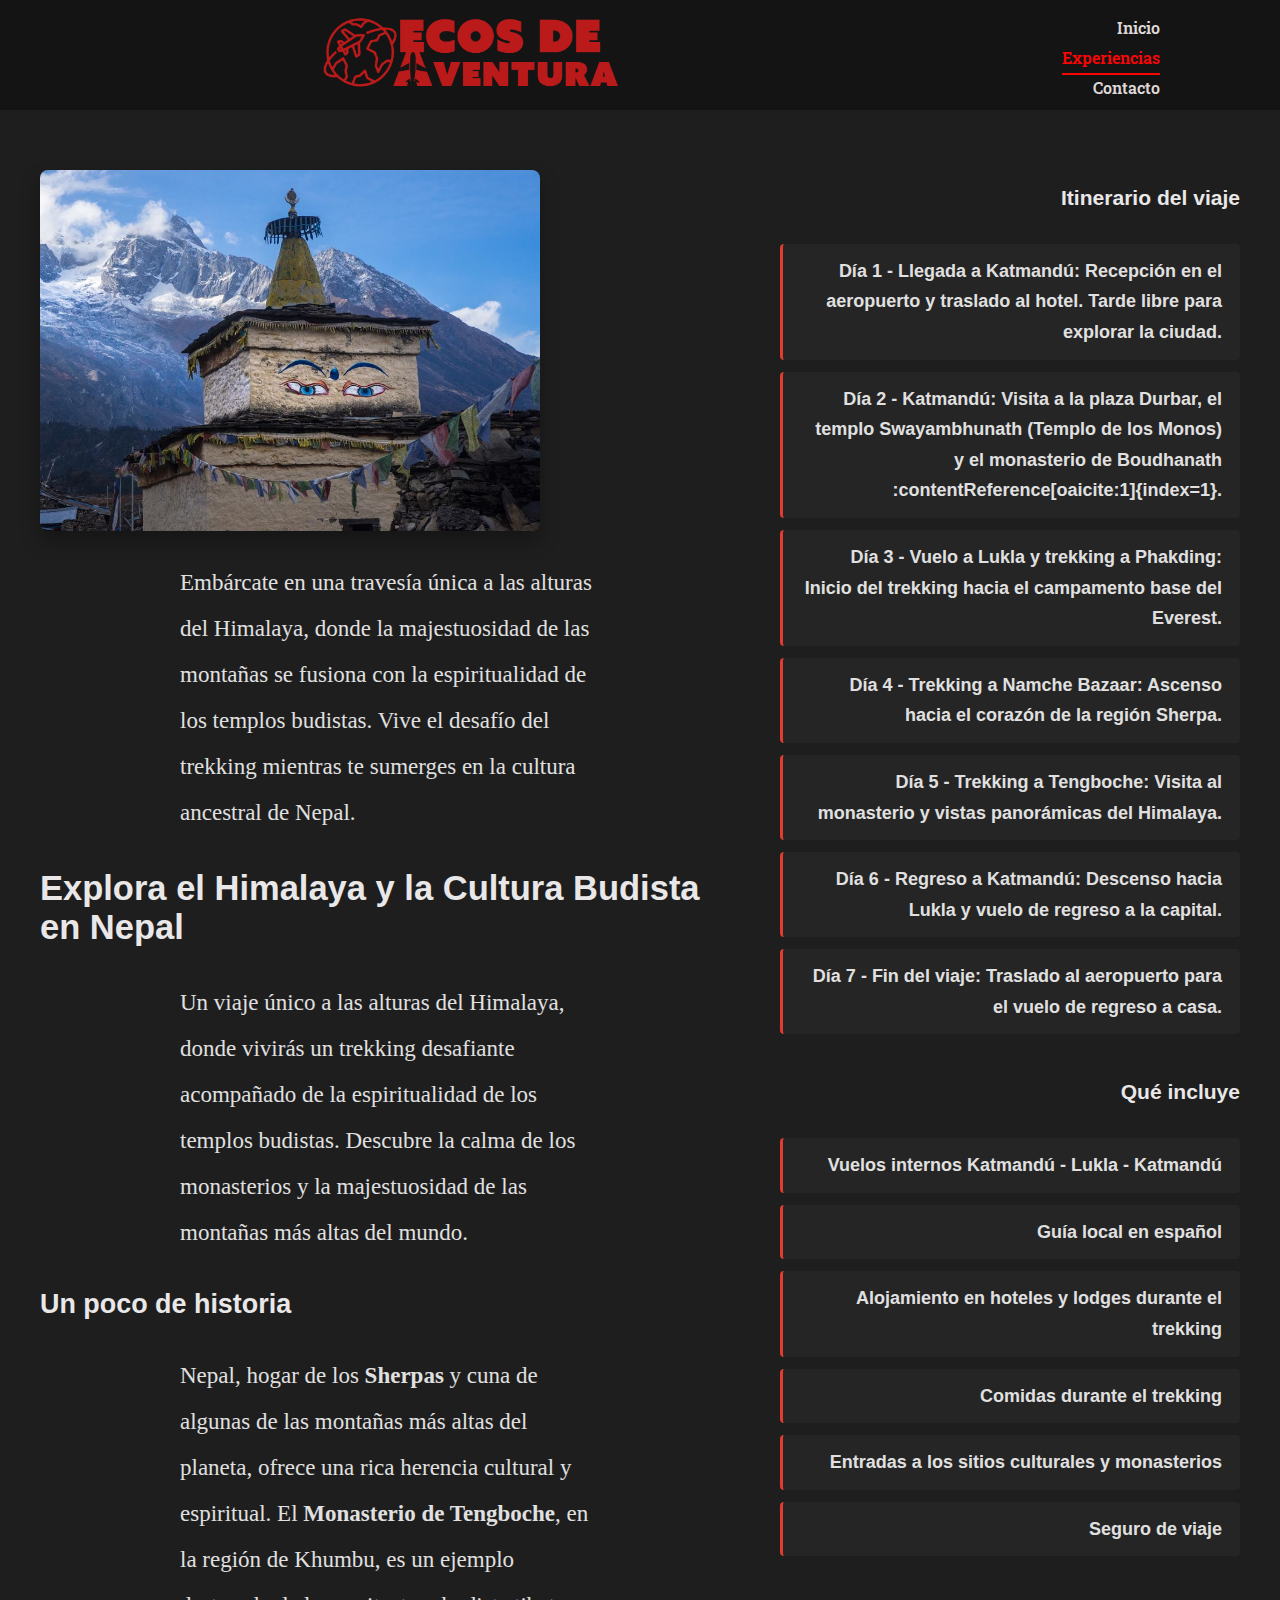
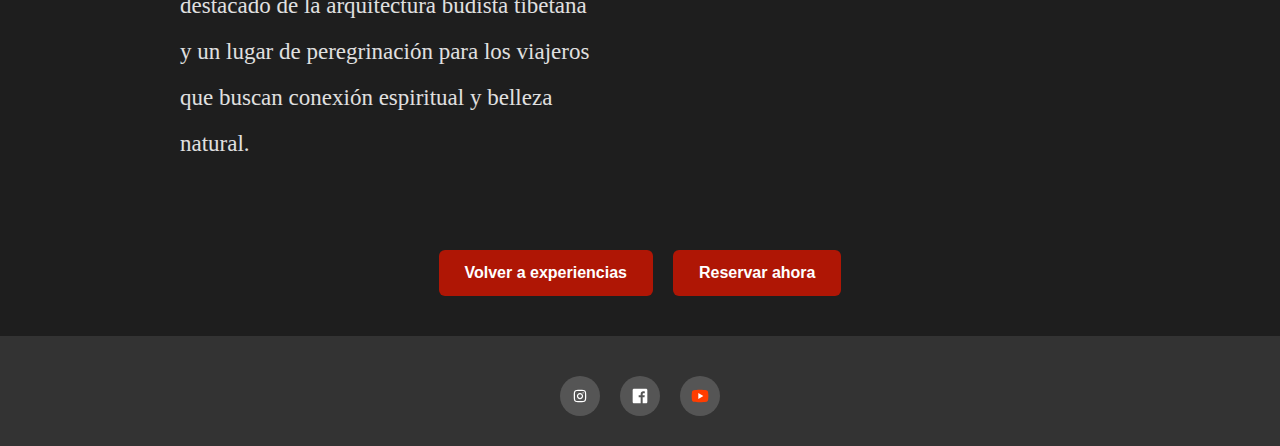
<file: JS/experiencia8.html>
<!DOCTYPE html>
<html lang="es">
<head>
    <meta charset="UTF-8">
    <meta name="viewport" content="width=device-width, initial-scale=1.0">
    <title>Experiencia: Himalaya y Cultura Budista en Nepal</title>
    <link rel="stylesheet" href="styles.css">
    <link href="https://fonts.googleapis.com/css2?family=Roboto+Slab:wght@700&display=swap" rel="stylesheet">
</head>
<body>

<!-- Header -->
<header>
    <div class="logo">
        <img src="Imagenes/LOGO.png" alt="Logo Ecos de aventura">
    </div>
    <nav>
        <ul>
            <li><a href="Index.html">Inicio</a></li>
            <li><a href="experiencias.html" class="active">Experiencias</a></li>
            <li><a href="contacto.html">Contacto</a></li>
        </ul>
    </nav>
</header>

<!-- Detalles de la experiencia -->
<section class="section container">
  <div class="image-side">
    <img src="Imagenes/himalaya.jpg" alt="Trekking en el Himalaya">
    <p>
      Embárcate en una travesía única a las alturas del Himalaya, donde la majestuosidad de las montañas se fusiona con la espiritualidad de los templos budistas. Vive el desafío del trekking mientras te sumerges en la cultura ancestral de Nepal.
    </p>

    <h2>Explora el Himalaya y la Cultura Budista en Nepal</h2>
    <p>
      Un viaje único a las alturas del Himalaya, donde vivirás un trekking desafiante acompañado de la espiritualidad de los templos budistas. Descubre la calma de los monasterios y la majestuosidad de las montañas más altas del mundo.
    </p>
    <h3>Un poco de historia</h3>
    <p>
      Nepal, hogar de los <strong>Sherpas</strong> y cuna de algunas de las montañas más altas del planeta, ofrece una rica herencia cultural y espiritual. El <strong>Monasterio de Tengboche</strong>, en la región de Khumbu, es un ejemplo destacado de la arquitectura budista tibetana y un lugar de peregrinación para los viajeros que buscan conexión espiritual y belleza natural.
    </p>
  </div>
  
  <div class="text-side">
    <h3>Itinerario del viaje</h3>
    <ul class="travel-list">
      <li><strong>Día 1 - Llegada a Katmandú:</strong> Recepción en el aeropuerto y traslado al hotel. Tarde libre para explorar la ciudad.</li>
      <li><strong>Día 2 - Katmandú:</strong> Visita a la plaza Durbar, el templo Swayambhunath (Templo de los Monos) y el monasterio de Boudhanath :contentReference[oaicite:1]{index=1}.</li>
      <li><strong>Día 3 - Vuelo a Lukla y trekking a Phakding:</strong> Inicio del trekking hacia el campamento base del Everest.</li>
      <li><strong>Día 4 - Trekking a Namche Bazaar:</strong> Ascenso hacia el corazón de la región Sherpa.</li>
      <li><strong>Día 5 - Trekking a Tengboche:</strong> Visita al monasterio y vistas panorámicas del Himalaya.</li>
      <li><strong>Día 6 - Regreso a Katmandú:</strong> Descenso hacia Lukla y vuelo de regreso a la capital.</li>
      <li><strong>Día 7 - Fin del viaje:</strong> Traslado al aeropuerto para el vuelo de regreso a casa.</li>
    </ul>

    <h3>Qué incluye</h3>
    <ul class="travel-list">
      <li>Vuelos internos Katmandú - Lukla - Katmandú</li>
      <li>Guía local en español</li>
      <li>Alojamiento en hoteles y lodges durante el trekking</li>
      <li>Comidas durante el trekking</li>
      <li>Entradas a los sitios culturales y monasterios</li>
      <li>Seguro de viaje</li>
    </ul>
  </div>
</section>

<div class="experience_buttons">
  <a href="experiencias.html" class="btn">Volver a experiencias</a>
  <a href="#formulario-reserva" class="btn" id="mostrarFormulario">Reservar ahora</a>
</div>

<div id="formulario-reserva" class="formulario-reserva oculto">
    <form action="#" method="post" class="contact-form">
        <label for="name">Nombre completo:</label>
        <input type="text" id="name" name="name" required>

        <label for="email">Correo electrónico:</label>
        <input type="email" id="email" name="email" required>

        <label for="phone">Número de teléfono:</label>
        <input type="tel" id="phone" name="phone" required>

        <label for="destination">Destino de interés:</label>
        <select id="destination" name="destination" required>
            <option value="Himalaya">Explora el Himalaya y la Cultura Budista en Nepal</option>
            <option value="Sahara">Viaje al Desierto del Sahara</option>
            <option value="Canarias">Buceo en la Isla de la Palma</option>
            <option value="Georgia">Esquí en Georgia</option>
            <option value="Castejon">Curso de Parapente en Castejón de Sos</option>
            <option value="Hawaii">Surf en Hawái</option>
            <option value="otro">Otro viaje</option>
        </select>

        <label for="dates">Fechas preferidas para el viaje:</label>
        <input type="text" id="dates" name="dates" placeholder="Ej. Octubre 2025" required>

        <label for="message">Comentarios adicionales:</label>
        <textarea id="message" name="message" rows="4"></textarea>

        <button type="submit" class="btn">Enviar datos de contacto</button>
    </form>
</div>



<!-- Footer -->
<footer id="contacto">

    <div class="social-icons">
        <a href="#" aria-label="Instagram">
            <svg xmlns="http://www.w3.org/2000/svg" viewBox="0 0 64 64">
                <path d="M 31.820312 12 C 13.439312 12 12 13.439312 12 31.820312 L 12 32.179688 C 12 50.560688 13.439312 52 31.820312 52 L 32.179688 52 C 50.560688 52 52 50.560688 52 32.179688 L 52 32 C 52 13.452 50.548 12 32 12 L 31.820312 12 z M 28 16 L 36 16 C 47.129 16 48 16.871 48 28 L 48 36 C 48 47.129 47.129 48 36 48 L 28 48 C 16.871 48 16 47.129 16 36 L 16 28 C 16 16.871 16.871 16 28 16 z M 41.994141 20 C 40.889141 20.003 39.997 20.900859 40 22.005859 C 40.003 23.110859 40.900859 24.003 42.005859 24 C 43.110859 23.997 44.003 23.099141 44 21.994141 C 43.997 20.889141 43.099141 19.997 41.994141 20 z M 31.976562 22 C 26.454563 22.013 21.987 26.501437 22 32.023438 C 22.013 37.545437 26.501437 42.013 32.023438 42 C 37.545437 41.987 42.013 37.498562 42 31.976562 C 41.987 26.454563 37.498562 21.987 31.976562 22 z M 31.986328 26 C 35.299328 25.992 37.992 28.673328 38 31.986328 C 38.007 35.299328 35.326672 37.992 32.013672 38 C 28.700672 38.008 26.008 35.327672 26 32.013672 C 25.992 28.700672 28.673328 26.008 31.986328 26 z"/>
            </svg>
        </a>
        <a href="#" aria-label="Facebook">
            <svg xmlns="http://www.w3.org/2000/svg" viewBox="0 0 30 30">
                <path d="M24,4H6C4.895,4,4,4.895,4,6v18c0,1.105,0.895,2,2,2h10v-9h-3v-3h3v-1.611C16,9.339,17.486,8,20.021,8 c1.214,0,1.856,0.09,2.16,0.131V11h-1.729C19.376,11,19,11.568,19,12.718V14h3.154l-0.428,3H19v9h5c1.105,0,2-0.895,2-2V6 C26,4.895,25.104,4,24,4z"/>
            </svg>
        </a>
        <a href="#" aria-label="YouTube">
            <svg xmlns="http://www.w3.org/2000/svg" viewBox="0 0 48 48">
                <path fill="#FF3D00" d="M43.2,33.9c-0.4,2.1-2.1,3.7-4.2,4c-3.3,0.5-8.8,1.1-15,1.1c-6.1,0-11.6-0.6-15-1.1c-2.1-0.3-3.8-1.9-4.2-4C4.4,31.6,4,28.2,4,24c0-4.2,0.4-7.6,0.8-9.9c0.4-2.1,2.1-3.7,4.2-4C12.3,9.6,17.8,9,24,9c6.2,0,11.6,0.6,15,1.1c2.1,0.3,3.8,1.9,4.2,4c0.4,2.3,0.9,5.7,0.9,9.9C44,28.2,43.6,31.6,43.2,33.9z"/>
                <path fill="#FFF" d="M20 31L20 17 32 24z"/>
            </svg>
        </a>
    </div>
</footer>

<script>
  document.getElementById("mostrarFormulario").addEventListener("click", function (e) {
    e.preventDefault(); // Evita el salto directo con #
    document.getElementById("formulario-reserva").style.display = "block";
    document.getElementById("formulario-reserva").scrollIntoView({ behavior: "smooth" });
  });
</script>

</body>
</html>
</file>
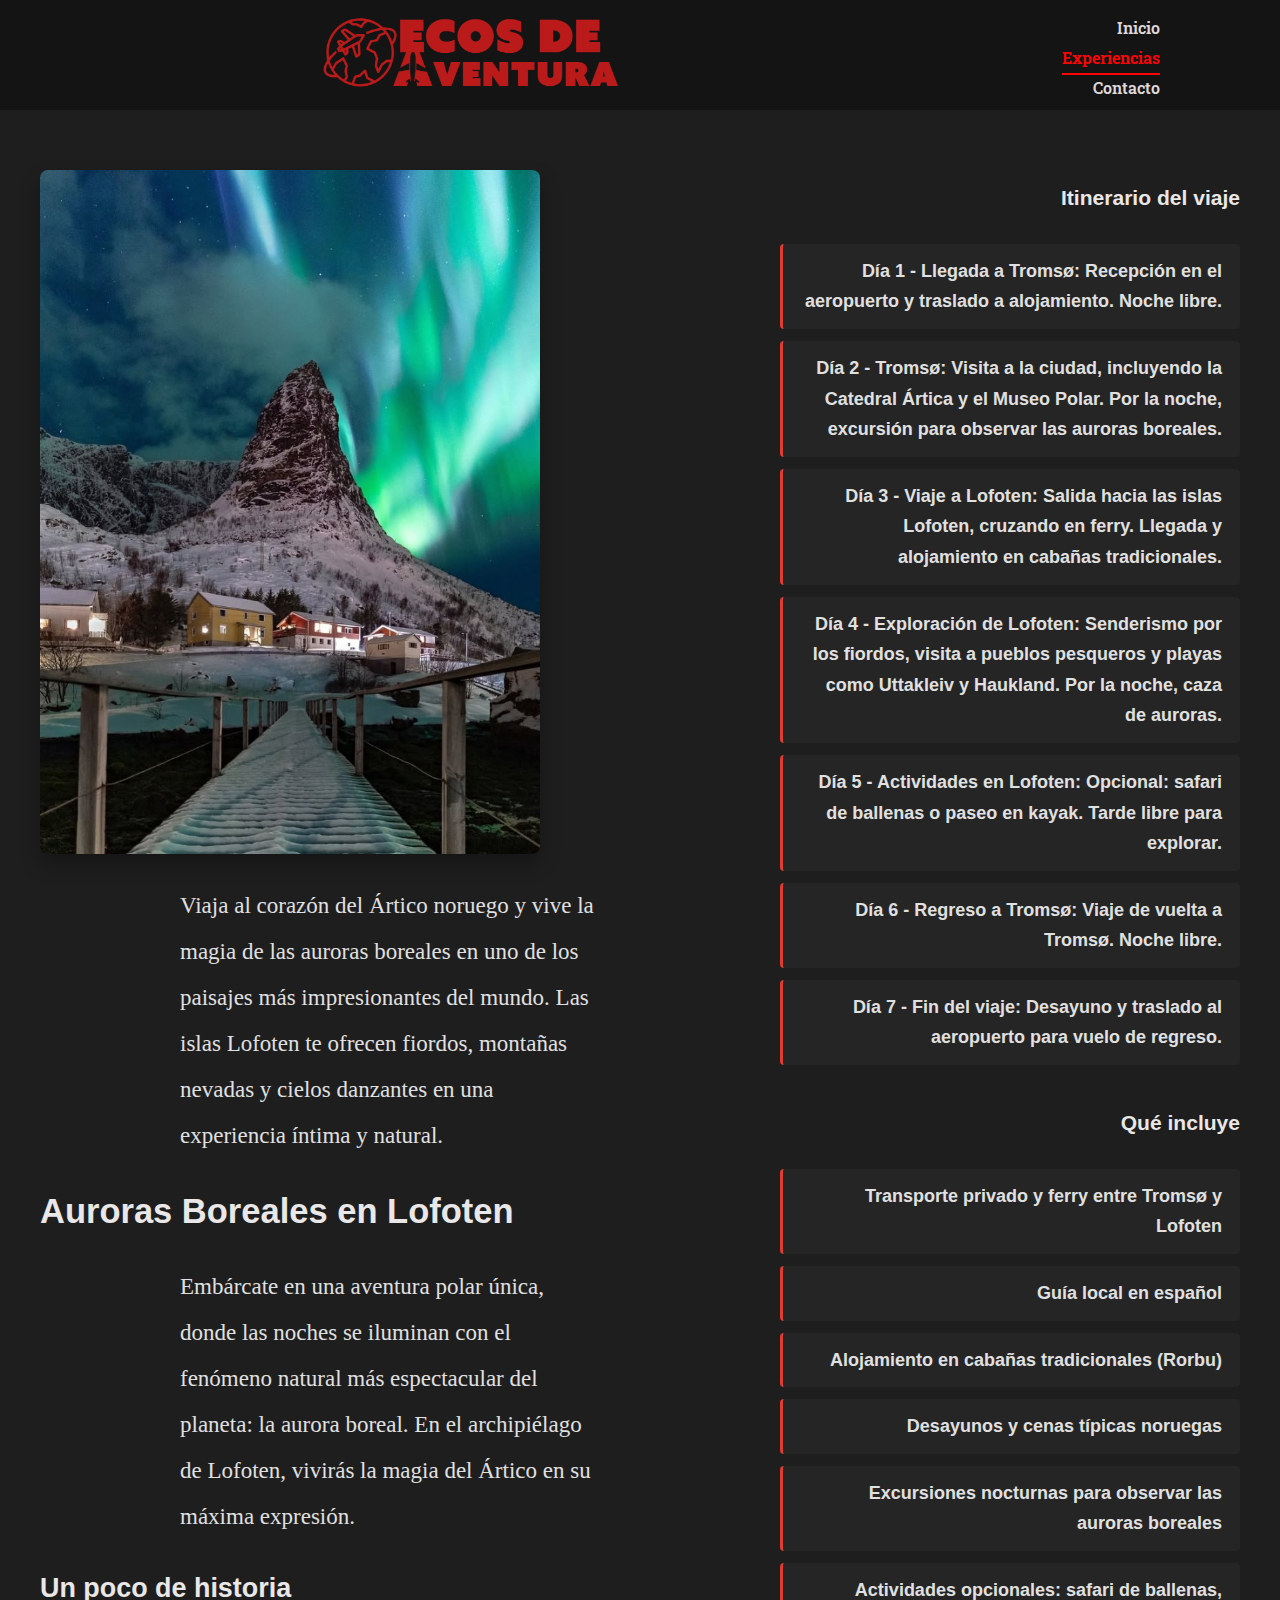
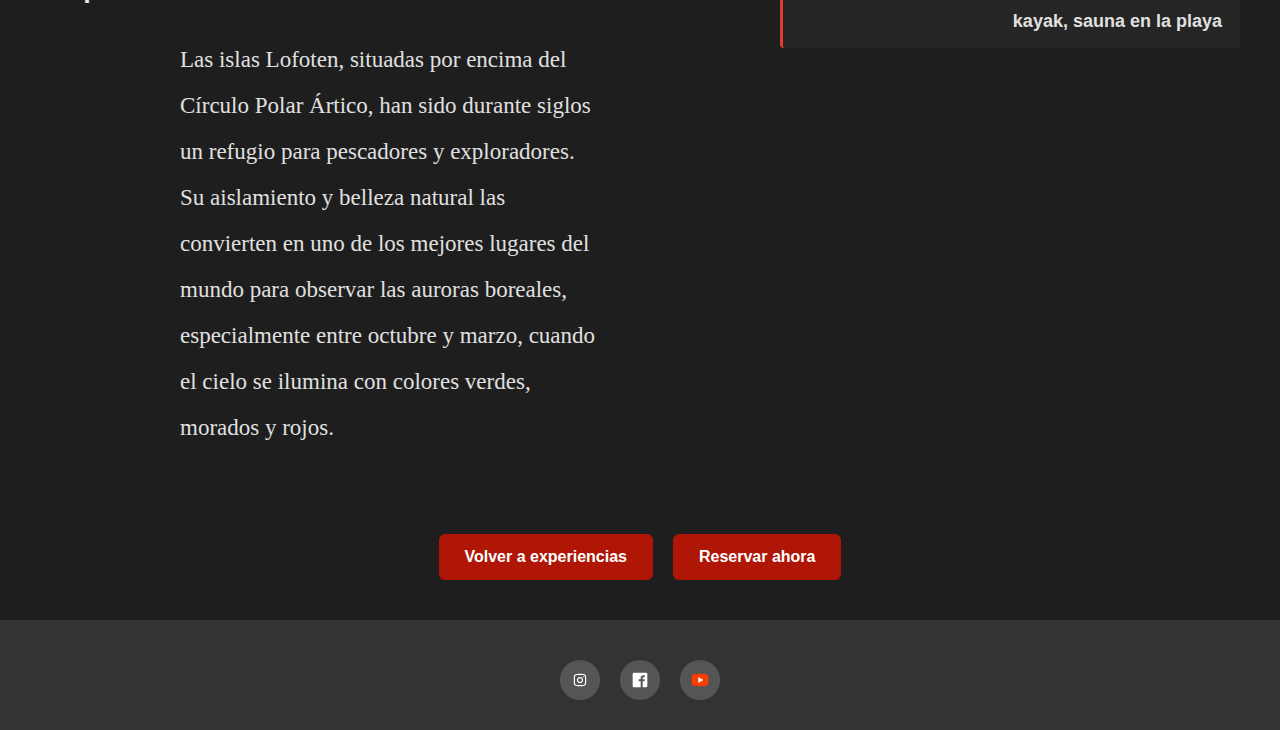
<file: JS/experiencia9.html>
<!DOCTYPE html>
<html lang="es">
<head>
    <meta charset="UTF-8">
    <meta name="viewport" content="width=device-width, initial-scale=1.0">
    <title>Experiencia: Auroras Boreales en Lofoten</title>
    <link rel="stylesheet" href="styles.css">
    <link href="https://fonts.googleapis.com/css2?family=Roboto+Slab:wght@700&display=swap" rel="stylesheet">
</head>
<body>

<!-- Header -->
<header>
    <div class="logo">
        <img src="Imagenes/LOGO.png" alt="Logo Ecos de aventura">
    </div>
    <nav>
        <ul>
            <li><a href="Index.html">Inicio</a></li>
            <li><a href="experiencias.html" class="active">Experiencias</a></li>
            <li><a href="contacto.html">Contacto</a></li>
        </ul>
    </nav>
</header>

<!-- Detalles de la experiencia -->
<section class="section container">
  <div class="image-side">
    <img src="Imagenes/lofoten.jpg" alt="Auroras Boreales en Lofoten">
    <p>
      Viaja al corazón del Ártico noruego y vive la magia de las auroras boreales en uno de los paisajes más impresionantes del mundo. Las islas Lofoten te ofrecen fiordos, montañas nevadas y cielos danzantes en una experiencia íntima y natural.
    </p>

    <h2>Auroras Boreales en Lofoten</h2>
    <p>
      Embárcate en una aventura polar única, donde las noches se iluminan con el fenómeno natural más espectacular del planeta: la aurora boreal. En el archipiélago de Lofoten, vivirás la magia del Ártico en su máxima expresión.
    </p>
    <h3>Un poco de historia</h3>
    <p>
      Las islas Lofoten, situadas por encima del Círculo Polar Ártico, han sido durante siglos un refugio para pescadores y exploradores. Su aislamiento y belleza natural las convierten en uno de los mejores lugares del mundo para observar las auroras boreales, especialmente entre octubre y marzo, cuando el cielo se ilumina con colores verdes, morados y rojos.
    </p>
  </div>
  
  <div class="text-side">
    <h3>Itinerario del viaje</h3>
    <ul class="travel-list">
      <li><strong>Día 1 - Llegada a Tromsø:</strong> Recepción en el aeropuerto y traslado a alojamiento. Noche libre.</li>
      <li><strong>Día 2 - Tromsø:</strong> Visita a la ciudad, incluyendo la Catedral Ártica y el Museo Polar. Por la noche, excursión para observar las auroras boreales.</li>
      <li><strong>Día 3 - Viaje a Lofoten:</strong> Salida hacia las islas Lofoten, cruzando en ferry. Llegada y alojamiento en cabañas tradicionales.</li>
      <li><strong>Día 4 - Exploración de Lofoten:</strong> Senderismo por los fiordos, visita a pueblos pesqueros y playas como Uttakleiv y Haukland. Por la noche, caza de auroras.</li>
      <li><strong>Día 5 - Actividades en Lofoten:</strong> Opcional: safari de ballenas o paseo en kayak. Tarde libre para explorar.</li>
      <li><strong>Día 6 - Regreso a Tromsø:</strong> Viaje de vuelta a Tromsø. Noche libre.</li>
      <li><strong>Día 7 - Fin del viaje:</strong> Desayuno y traslado al aeropuerto para vuelo de regreso.</li>
    </ul>

    <h3>Qué incluye</h3>
    <ul class="travel-list">
      <li>Transporte privado y ferry entre Tromsø y Lofoten</li>
      <li>Guía local en español</li>
      <li>Alojamiento en cabañas tradicionales (Rorbu)</li>
      <li>Desayunos y cenas típicas noruegas</li>
      <li>Excursiones nocturnas para observar las auroras boreales</li>
      <li>Actividades opcionales: safari de ballenas, kayak, sauna en la playa</li>
    </ul>
  </div>
</section>

  <div class="experience_buttons">
      <a href="experiencias.html" class="btn">Volver a experiencias</a>
      <a href="#formulario-reserva" class="btn" id="mostrarFormulario">Reservar ahora</a>
</div>
<div id="formulario-reserva" class="formulario-reserva oculto">
    <form action="#" method="post" class="contact-form">
        <label for="name">Nombre completo:</label>
        <input type="text" id="name" name="name" required>

        <label for="email">Correo electrónico:</label>
        <input type="email" id="email" name="email" required>

        <label for="phone">Número de teléfono:</label>
        <input type="tel" id="phone" name="phone" required>

        <label for="destination">Destino de interés:</label>
        <select id="destination" name="destination" required>
            <option value="Sahara">Viaje al Desierto del Sahara</option>
            <option value="Canarias">Buceo en la Isla de la Palma</option>
            <option value="Georgia">Esquí en Georgia</option>
            <option value="Castejon">Curso de Parapente en Castejón de Sos</option>
            <option value="Hawaii">Surf en Hawái</option>
            <option value="otro">Otro viaje</option>
        </select>

        <label for="dates">Fechas preferidas para el viaje:</label>
        <input type="text" id="dates" name="dates" placeholder="Ej. Julio 2025" required>

        <label for="message">Comentarios adicionales:</label>
        <textarea id="message" name="message" rows="4"></textarea>

        <button type="submit" class="btn">Enviar datos de contacto</button>
    </form>
</div>

</div>


<!-- Footer -->
<footer id="contacto">

    <div class="social-icons">
        <a href="#" aria-label="Instagram">
            <svg xmlns="http://www.w3.org/2000/svg" viewBox="0 0 64 64">
                <path d="M 31.820312 12 C 13.439312 12 12 13.439312 12 31.820312 L 12 32.179688 C 12 50.560688 13.439312 52 31.820312 52 L 32.179688 52 C 50.560688 52 52 50.560688 52 32.179688 L 52 32 C 52 13.452 50.548 12 32 12 L 31.820312 12 z M 28 16 L 36 16 C 47.129 16 48 16.871 48 28 L 48 36 C 48 47.129 47.129 48 36 48 L 28 48 C 16.871 48 16 47.129 16 36 L 16 28 C 16 16.871 16.871 16 28 16 z M 41.994141 20 C 40.889141 20.003 39.997 20.900859 40 22.005859 C 40.003 23.110859 40.900859 24.003 42.005859 24 C 43.110859 23.997 44.003 23.099141 44 21.994141 C 43.997 20.889141 43.099141 19.997 41.994141 20 z M 31.976562 22 C 26.454563 22.013 21.987 26.501437 22 32.023438 C 22.013 37.545437 26.501437 42.013 32.023438 42 C 37.545437 41.987 42.013 37.498562 42 31.976562 C 41.987 26.454563 37.498562 21.987 31.976562 22 z M 31.986328 26 C 35.299328 25.992 37.992 28.673328 38 31.986328 C 38.007 35.299328 35.326672 37.992 32.013672 38 C 28.700672 38.008 26.008 35.327672 26 32.013672 C 25.992 28.700672 28.673328 26.008 31.986328 26 z"/>
            </svg>
        </a>
        <a href="#" aria-label="Facebook">
            <svg xmlns="http://www.w3.org/2000/svg" viewBox="0 0 30 30">
                <path d="M24,4H6C4.895,4,4,4.895,4,6v18c0,1.105,0.895,2,2,2h10v-9h-3v-3h3v-1.611C16,9.339,17.486,8,20.021,8 c1.214,0,1.856,0.09,2.16,0.131V11h-1.729C19.376,11,19,11.568,19,12.718V14h3.154l-0.428,3H19v9h5c1.105,0,2-0.895,2-2V6 C26,4.895,25.104,4,24,4z"/>
            </svg>
        </a>
        <a href="#" aria-label="YouTube">
            <svg xmlns="http://www.w3.org/2000/svg" viewBox="0 0 48 48">
                <path fill="#FF3D00" d="M43.2,33.9c-0.4,2.1-2.1,3.7-4.2,4c-3.3,0.5-8.8,1.1-15,1.1c-6.1,0-11.6-0.6-15-1.1c-2.1-0.3-3.8-1.9-4.2-4C4.4,31.6,4,28.2,4,24c0-4.2,0.4-7.6,0.8-9.9c0.4-2.1,2.1-3.7,4.2-4C12.3,9.6,17.8,9,24,9c6.2,0,11.6,0.6,15,1.1c2.1,0.3,3.8,1.9,4.2,4c0.4,2.3,0.9,5.7,0.9,9.9C44,28.2,43.6,31.6,43.2,33.9z"/>
                <path fill="#FFF" d="M20 31L20 17 32 24z"/>
            </svg>
        </a>
    </div>
</footer>

<script>
  document.getElementById("mostrarFormulario").addEventListener("click", function (e) {
    e.preventDefault(); // Evita el salto directo con #
    document.getElementById("formulario-reserva").style.display = "block";
    document.getElementById("formulario-reserva").scrollIntoView({ behavior: "smooth" });
  });
</script>

</body>
</html>
</file>
<file: JS/styles.css>
body {
    font-family: 'Montserrat', sans-serif;
    font-size: 23px;
    margin: 0;
    padding: 0;
    background-color: #1E1E1E;
    color: #e0e0e0;
    
}

h1, h2, h3 {
    margin: 0;
    padding: 10px 0;
    color: #e9e7e7;
}


a {
    margin: 0;
    padding: 0px 0;
    color: #e9e7e7;
    text-decoration: none;
}

p {
    text-decoration:dotted;
    font-family: 'Open Sans';
    font-size: 23px;
    line-height: 2;
    color: #e0e0e0;
    padding-left: 20%;
    padding-right: 20%;

}

.titulo {
  background-color: #1E1E1E;
  padding: 20px;
  padding-top: 7%;
  text-align: center;
}

.titulo h2 {
  color: white;
  font-weight: 900;
  text-transform: uppercase;
  font-family: 'Arial Black', sans-serif;
  margin: 0;
}


/* Header */
header {
    font-family: 'Roboto Slab', serif;
    background-color: #141414;
    color: white;
    padding: 10px 20px;
    display: flex;
    justify-content: space-between;
    align-items: center;
    flex-wrap: wrap;
}

header .logo img {
    width: 300px;
    background-color: #141414;
    padding-left: 300px;
    padding-right: 300px;
}

header nav {
    flex: 1;
    text-align: right;
}

header nav ul {
    list-style-type: none;
    margin: 0;
    padding: 0;
    display: flex;
    justify-content: flex-end;
    flex-wrap: wrap;
}

header nav ul li {
    margin-left: 30px;
    margin-right: 100px;
}

header nav ul li a {
    font-family: 'Roboto Slab', serif;
    color: hsl(0, 9%, 86%);
    font-size: 16px;
    font-weight: 600;
    padding-bottom: 5px;
    text-decoration: none;
}

header nav ul li a:hover,
header nav ul li a.active {
    color: #fa0404;
    border-bottom: 2px solid #fa0404;
}


@media (max-width: 768px) {
    header {
        flex-direction: column;
        align-items: flex-start;
    }

    header nav {
        width: 100%;
        text-align: left;
    }

    header nav ul {
        flex-direction: column;
        align-items: flex-start;
    }

    header nav ul li {
        margin: 10px 0;
    }

    header .logo img {
        width: 160px;
        padding: 0;
    }
}

/*CARRUSEL*/
.carousel-experiencias {
    position: relative;
    overflow: hidden;
    max-width: 1200px;
    margin: auto;
    color:hsl(0, 9%, 86%);
    display: flex;
    transition: transform 0.5s ease;
    will-change: transform;
    padding: 100px 30px;
}

.carousel-track {
    display: flex;
    transition: transform 0.5s ease;
    will-change: transform;
    gap: 40px;
    width: 100%;
    align-items: stretch;
  
}

.carousel-item {
    flex: 0 0 calc(100% / 1 - 20px);
    box-sizing: border-box;
    scroll-snap-align: start;
    text-align: center;
    transition: transform 0.3s ease;
    background-color: #2d2929ca;
    box-shadow: 0 4px 8px #877070b3;
    display: flex;
    flex-direction: column;
    justify-content: space-between;
    height: 100%;
    
}


.carousel-item img {
    width: 100%;
    height: 300px;
    object-fit: cover;
    border-radius: 10px;
    box-shadow: 0 10px 20px rgba(0,0,0,0.2);
    transition: transform 0.3s ease;
}

.carousel-item:hover img {
    transform: scale(1.03);
}

.carousel-item h3 {
    font-size: 1,5em;
    margin-bottom: 10px;
    
    
}

.carousel-item p {
    font-size: 1em;
    color: #d5d1d1;
    margin-bottom: 15px;
    margin-top: 10px;
    border-top: solid #af1605;
    padding: 10px;
}

.carousel-container {
  position: relative;
  overflow: hidden; /* Para evitar el desbordamiento */
}


/* Botones */
button.prev,
button.next {
    position: absolute;
    top: 50%;
    transform: translateY(-50%);
    background-color: rgba(0,0,0,0.4);
    color: white;
    border: none;
    font-size: 2rem;
    padding: 10px 15px;
    cursor: pointer;
    z-index: 10;
    transition: background-color 0.3s ease;
    border-radius: 5px;
}

button.prev:hover,
button.next:hover {
    background-color: rgba(0,0,0,0.6);
}

button.prev {
    left: 10px;
}

button.next {
    right: 10px;
}

@media screen and (min-width: 601px) and (max-width: 1024px) {
    .carousel-item {
        flex: 0 0 calc(50% - 20px); /* 2 ítems en tablet */
    }
}

@media screen and (min-width: 1025px) {
    .carousel-item {
        flex: 0 0 calc(33.333% - 20px); /* 3 ítems en escritorio */
    }
}



/* Contenedor del banner */
.banner-container {
  position: relative;
  width: 100%; /* El contenedor ocupa el 100% del ancho disponible */
  height: 600px; /* Ajusta la altura según lo que necesites */
  overflow: hidden; /* Oculta cualquier parte de la imagen que se desborde */
}

/* Contenedor de las imágenes */
.banner-images {
  display: flex;
  height: 100%;
  width: 300%; /* Necesario para que las tres imágenes se alineen en fila */
  animation: slideImages 10s infinite; /* Duración total de la animación */

}

/* Estilo para las imágenes */
.banner-images img {
  width: 100%; /* Hace que la imagen ocupe todo el ancho del contenedor */
  height: 100%; /* Hace que la imagen ocupe toda la altura del contenedor */
  object-fit: cover; /* Ajusta la imagen sin recortarla y manteniendo su proporción */
}


/* Animación que hará el cambio de imágenes */
@keyframes slideImages {
  0% {
    transform: translateX(0);
  }
  33% {
    transform: translateX(0); /* Imagen 1 visible */
  }
  50% {
    transform: translateX(-33.33%); /* Imagen 1 fuera de vista, Imagen 2 visible */
  }
  83% {
    transform: translateX(-33.33%); /* Imagen 2 visible */
  }
  100% {
    transform: translateX(-66.66%); /* Imagen 3 visible */
  }
}
@media (max-width: 1024px) {
  .banner-container {
    height: 50vh; /* Más bajo para tablets */
  }
}

@media (max-width: 768px) {
  .banner-container {
    height: 40vh; /* Ajusta altura en pantallas pequeñas */
  }
}

/* Secciones de cada experiencia por separado*/
.section.container {
  display: flex;
  flex-wrap: wrap;
  justify-content: center;
  align-items: flex-start;
  gap: 40px;
  padding: 60px 20px;
  max-width: 1200px;
  color: #e0e0e0;
}

.image-side {
  flex: 1 1 20%;
  min-width: 300px;
}

.image-side img {
  width: 100%;
  height: auto;
  border-radius: 10px;
  object-fit: cover;
  box-shadow: 0 10px 20px rgba(0, 0, 0, 0.3);
}



.travel-list {
  list-style: none;
  padding-left: 0;
  margin-bottom: 30px;
  max-width: 700px

}

.travel-list li {
  background-color: rgba(255, 255, 255, 0.03);
  margin-bottom: 12px;
  padding: 12px 18px;
  border-left: 3px solid #e13d2e;
  border-radius: 4px;
}

/* Botones */
.experience_buttons {
  display: flex;
  justify-content: center;
  align-items: center;
  flex-wrap: wrap;
  gap: 20px;
  margin: 40px auto;
  max-width: 800px;
  padding: 0 20px;
  margin-top: auto;
}

.experience_buttons .btn {
  background-color: #af1605;
  color: white;
  padding: 14px 26px;
  text-decoration: none;
  border-radius: 6px;
  font-weight: bold;
  font-size: 1rem;
  transition: background-color 0.3s ease;
  text-align: center;
}

.experience_buttons .btn:hover {
  background-color: #e13d2e;
}


/* Responsive: botones en columna en pantallas pequeñas */
@media (max-width: 480px) {
  .experience_buttons {
    flex-direction: column;
  }

  .experience_buttons .btn {
    width: 100%;
    max-width: 300px;
  }
}

/* Responsive */
@media (max-width: 768px) {
  .section.container {
    flex-direction: column;
  }

  .text-side {
    font-size: 15px;
  }

  .text-side h2 {
    font-size: 1.6rem;
  }

  .text-side h3 {
    font-size: 1.3rem;
  }
}



.experience, .destination {
    display: inline-block;
    width: 45%;
    margin: 20px;
    text-align: center;
    justify-content: space-between;
}

.experience img, .destination img {
    width: 50%;
    height: 200px;
    object-fit: fill;
    border-radius: 8px;
}

.experience-info {
    padding: 10px;
}



/* Estilos para la Sección de Experiencias */
.experience-grid {
    display: flex;
    flex-wrap: wrap;
    justify-content: space-between;
    padding: 20%;
    padding-top: 5%;
    padding-bottom: 10%;
    
}

.experience {
    flex: 1 1 30%;
    box-sizing: border-box;
    margin: 15px;
    display: flex;
    flex-direction: column;
    justify-content: space-between;
    background-color: #2d2929ca;
    border-radius: 5px;
    overflow: hidden;
    transition: all 0.3s ease;
    box-shadow: 0 4px 8px #877070b3;
    color: white;
}

/* Imagen fija arriba */
.experience img {
    width: 100%;
    height: 350px;
    object-fit: cover;
}

/* Parte del contenido (igual altura para todas) */
.experience-info {
    flex-grow: 1;
    display: flex;
    flex-direction: column;
    justify-content: space-between;
    padding: 15px;
}

.experience h3 {
    font-size: 1.5em;
    margin-bottom: 10px;
    border-bottom: solid #af1605;
}

.experience p {
    font-size: 1em;
    color: #d5d1d1;
    margin-bottom: 15px;
}

.experience .btn {
    background-color: #af1605;
    color: white;
    padding: 15px 20px;
    font-size: 1em;
    border-radius: 5px;
    text-transform: uppercase;
    display: inline-block;
    margin-top: auto;
    align-self: center;
}

.experience .btn:hover {
    background-color:#e13d2e;
}

/* Responsive Tablets */
@media (max-width: 991px) {
    .experience {
        flex: 1 1 45%;
    }

    .experience img {
        height: 300px;
    }
}

/* Responsive Móviles */
@media (max-width: 767px) {
    .experience {
        flex: 1 1 100%;
    }

    .experience img {
        height: 250px;
    }

    .experience h3 {
        font-size: 1.3em;
    }

    .experience p,
    .experience .btn {
        font-size: 0.95em;
    }
}


/* Formulario de Contacto */
.oculto {
  display: none;
}


.contact-form {
    background-color: #2d2929ca;
    border-radius: 10px;
    box-shadow: 0 8px 16px rgba(0, 0, 0, 0.1);
    padding: 60px;
    max-width: 800px;
    margin: 40px auto;
}

.contact-form label {
    font-size: 1rem;
    font-weight: bold;
    color: #fff5f5;
    display: block;
    margin-bottom: 8px;
}

.contact-form input, 
.contact-form select, 
.contact-form textarea {
    width: 100%;
    padding: 12px;
    border-radius: 8px;
    border: 1px solid #ddd;
    margin-bottom: 15px;
    font-size: 1rem;
    color: #333;
    background-color: #f3ebebf5;
    transition: border 0.3s ease, background-color 0.3s ease;
}

.contact-form input:focus, 
.contact-form select:focus, 
.contact-form textarea:focus {
    border-color: #5c6bc0;
    background-color: #ffffff;
    outline: none;
}

.contact-form button {
    background-color: #af1605;;
    color: white;
    padding: 12px 20px;
    border: none;
    border-radius: 8px;
    font-size: 1.1rem;
    cursor: pointer;
    width: 100%;
    transition: background-color 0.3s ease;
}

.contact-form button:hover {
    background-color: #e13d2e;
}



footer {
    background-color: #333;
    color: white;
    text-align: center;
    padding: 30px 20px;
    font-family: 'Poppins', sans-serif;
}

footer p {
    margin: 10px 0;
    font-size: 1em;
}

footer .social-icons {
    margin-top: 10px;
    display: flex;
    justify-content: center;
    gap: 20px;
    flex-wrap: wrap;
}

footer .social-icons a {
    display: inline-flex;
    align-items: center;
    justify-content: center;
    width: 40px;
    height: 40px;
    border-radius: 50%;
    background-color: #555;
    transition: background-color 0.3s;
}

footer .social-icons a:hover {
    background-color: #050100; 
}

footer .social-icons svg {
    width: 20px;
    height: auto; /* mantiene la proporción del ícono */
    aspect-ratio: 1 / 1; /* asegura que sea cuadrado */
    fill: white;
    transition: fill 0.3s ease;
}


/* Responsive ajustes */
@media (max-width: 600px) {
    footer p {
        font-size: 0.9em;
    }

    footer .social-icons {
        gap: 15px;
    }

    footer .social-icons a {
        width: 36px;
        height: 36px;
    }

    footer .social-icons svg {
        width: 18px;
        height: 18px;
    }
}



/* Estilos de la imagen */
.container-images img {
    width: 50%;
    height: auto;
    object-fit: cover;
    margin-right: 20px;
}

/* Contenedor principal */
.container {
    display: flex;
    justify-content: space-between;
    align-items: center;
    gap: 20px;
    padding: 100px;
    padding-top: 100px;
    padding-bottom: 20px;
    max-width: 1200px;
    margin: auto;
    flex-wrap: wrap;
    color: white
    
}

/* Imagen a la izquierda */
.image-side img {
    width: 100%;
    max-width: 500px;
    height: auto;
    object-fit: cover;
    border-radius: 8px;
   
}

/* Texto a la derecha */
.text-side {
    flex: 1;
    color: #e0e0e0;
    font-size: 18px;
    font-weight: 600;
    line-height: 1.7;
    text-align: right;

}

.text-left {
    flex: 1;
    color: #e0e0e0;
    font-size: 18px;
    font-weight: 600;
    line-height: 1.7;
    text-align: left;
    padding-right: 15%;
    width: fit-content;
}

.text-left p {
    padding: 0px;
}

.text-side p {
    padding-right: 25%;
    padding-left: 0%;
}

@media screen and (max-width: 768px) {
    .container {
        flex-direction: column;
        text-align: center;
    }

    .image-side img {
        max-width: 100%;
    }

    .text-side {
        width: 100%;
        font-size: 14px;
    }
}

@media screen and (max-width: 480px) {
    .text-side {
        font-size: 13px;
    }
}
</file>
